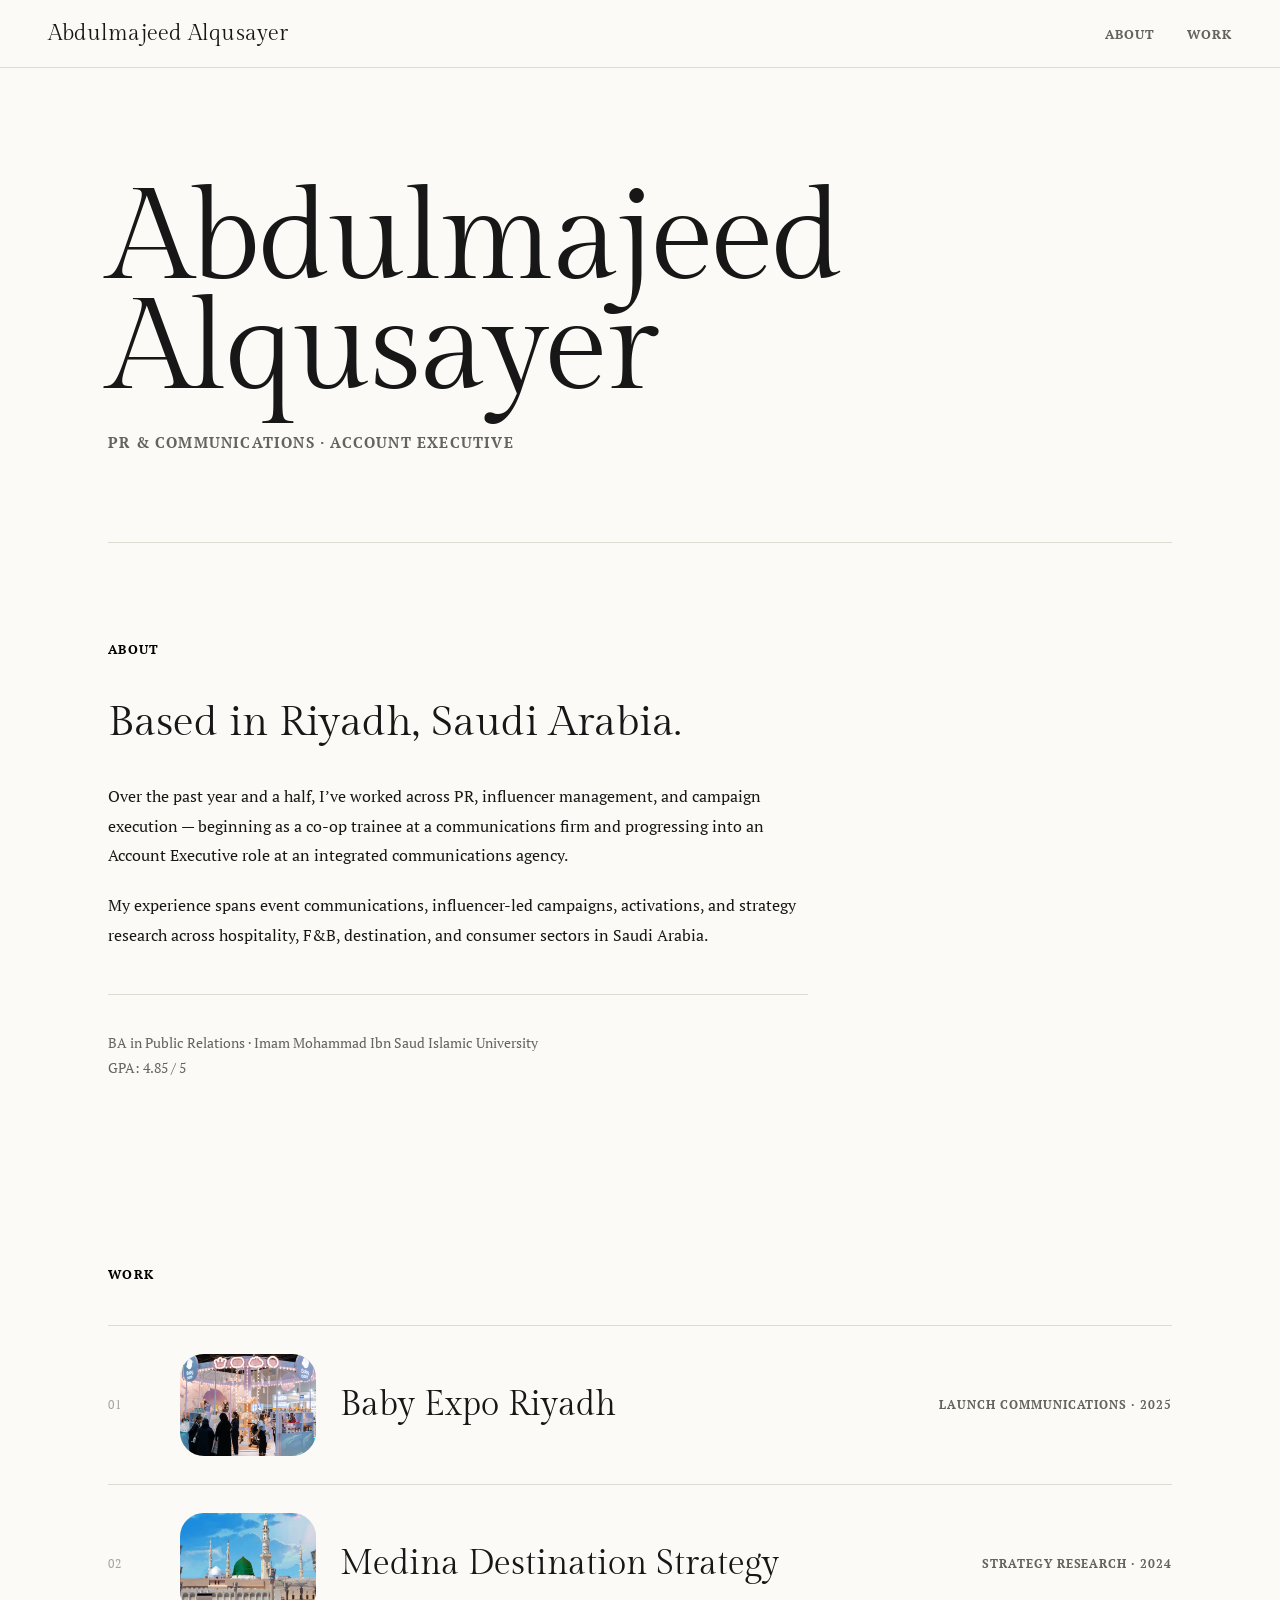
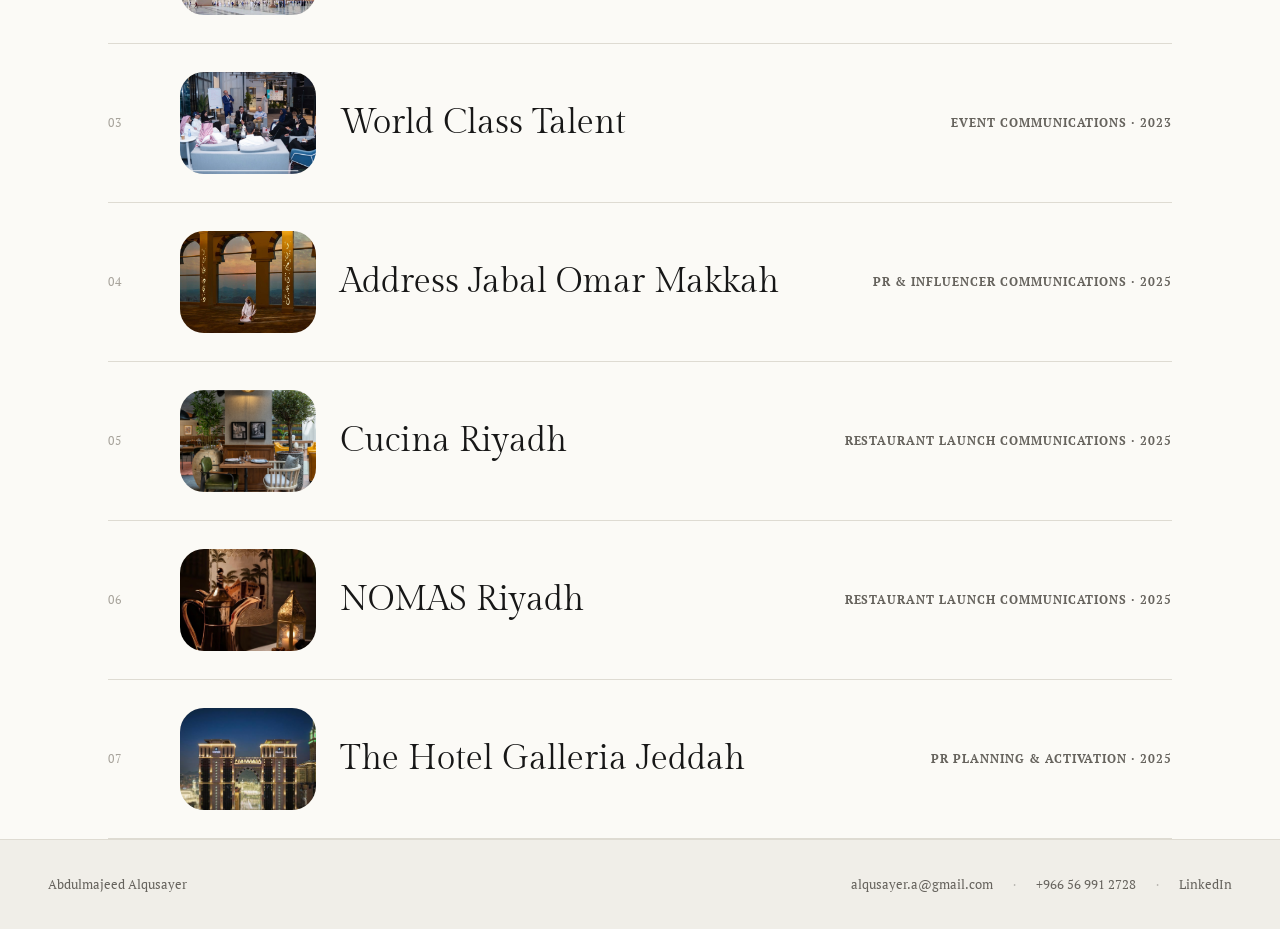
<file: index.html>
<!DOCTYPE html>
<html lang="en">
<head>
  <meta charset="UTF-8">
  <meta name="viewport" content="width=device-width, initial-scale=1.0">
  <title>Abdulmajeed Alqusayer — PR &amp; Communications</title>
  <link rel="preconnect" href="https://fonts.googleapis.com">
  <link rel="preconnect" href="https://fonts.gstatic.com" crossorigin>
  <link href="https://fonts.googleapis.com/css2?family=Inter:wght@300;400;500&display=swap" rel="stylesheet">
  <link rel="stylesheet" href="style.css">
</head>
<body>

  <nav class="nav">
    <a href="index.html" class="nav-name">Abdulmajeed Alqusayer</a>
    <ul class="nav-links">
      <li><a href="#about">About</a></li>
      <li><a href="#work">Work</a></li>
    </ul>
  </nav>

  <div class="container">

    <section class="hero">
      <h1 class="hero-name">Abdulmajeed<br>Alqusayer</h1>
      <p class="hero-subtitle">PR &amp; Communications &middot; Account Executive</p>
    </section>

    <section id="about">
      <p class="section-label">About</p>
      <p class="about-location">Based in Riyadh, Saudi Arabia.</p>
      <p class="about-para">Over the past year and a half, I&rsquo;ve worked across PR, influencer management, and campaign execution &mdash; beginning as a co-op trainee at a communications firm and progressing into an Account Executive role at an integrated communications agency.</p>
      <p class="about-para">My experience spans event communications, influencer-led campaigns, activations, and strategy research across hospitality, F&amp;B, destination, and consumer sectors in Saudi Arabia.</p>
      <div class="about-edu">
        <p>BA in Public Relations &middot; Imam Mohammad Ibn Saud Islamic University</p>
        <p>GPA: 4.85 / 5</p>
      </div>
    </section>

    <section id="work">
      <p class="section-label">Work</p>
      <ul class="project-list">
        <li class="project-item">
          <a href="project-03-baby-expo-riyadh.html">
            <span class="project-num">01</span>
            <span class="project-thumb"><img src="baby%20expo.png" alt=""></span>
            <span class="project-name">Baby Expo Riyadh</span>
            <span class="project-meta-right">Launch Communications &middot; 2025</span>
          </a>
        </li>

        <li class="project-item">
          <a href="project-02-medina-destination-strategy.html">
            <span class="project-num">02</span>
            <span class="project-thumb"><img src="medina%2012.WEBP" alt=""></span>
            <span class="project-name">Medina Destination Strategy</span>
            <span class="project-meta-right">Strategy Research &middot; 2024</span>
          </a>
        </li>

        <li class="project-item">
          <a href="project-01-world-class-talent.html">
            <span class="project-num">03</span>
            <span class="project-thumb"><img src="project%201%20World%20Cafe%CC%81%20group%20discussion%20image.jpg" alt=""></span>
            <span class="project-name">World Class Talent</span>
            <span class="project-meta-right">Event Communications &middot; 2023</span>
          </a>
        </li>

        <li class="project-item">
          <a href="project-04-address-jabal-omar-makkah.html">
            <span class="project-num">04</span>
            <span class="project-thumb"><img src="Prayer%20images%20%282%29.JPG" alt=""></span>
            <span class="project-name">Address Jabal Omar Makkah</span>
            <span class="project-meta-right">PR &amp; Influencer Communications &middot; 2025</span>
          </a>
        </li>

        <li class="project-item">
          <a href="project-05-cucina-riyadh.html">
            <span class="project-num">05</span>
            <span class="project-thumb"><img src="Cucina%20interior.JPG" alt=""></span>
            <span class="project-name">Cucina Riyadh</span>
            <span class="project-meta-right">Restaurant Launch Communications &middot; 2025</span>
          </a>
        </li>

        <li class="project-item">
          <a href="project-06-nomas-riyadh.html">
            <span class="project-num">06</span>
            <span class="project-thumb"><img src="Arabic%20coffee%20image.jpg" alt=""></span>
            <span class="project-name">NOMAS Riyadh</span>
            <span class="project-meta-right">Restaurant Launch Communications &middot; 2025</span>
          </a>
        </li>

        <li class="project-item">
          <a href="project-07-hotel-galleria-jeddah.html">
            <span class="project-num">07</span>
            <span class="project-thumb"><img src="hotel%20exterior.JPG" alt=""></span>
            <span class="project-name">The Hotel Galleria Jeddah</span>
            <span class="project-meta-right">PR Planning &amp; Activation &middot; 2025</span>
          </a>
        </li>

      </ul>
    </section>

  </div>

  <footer class="footer">
    <span>Abdulmajeed Alqusayer</span>
    <div class="footer-contact">
      <a href="mailto:alqusayer.a@gmail.com">alqusayer.a@gmail.com</a>
      <span class="footer-sep">&middot;</span>
      <a href="tel:+966569912728">+966 56 991 2728</a>
      <span class="footer-sep">&middot;</span>
      <a href="#" aria-label="LinkedIn">LinkedIn</a>
    </div>
  </footer>

</body>
</html>
</file>
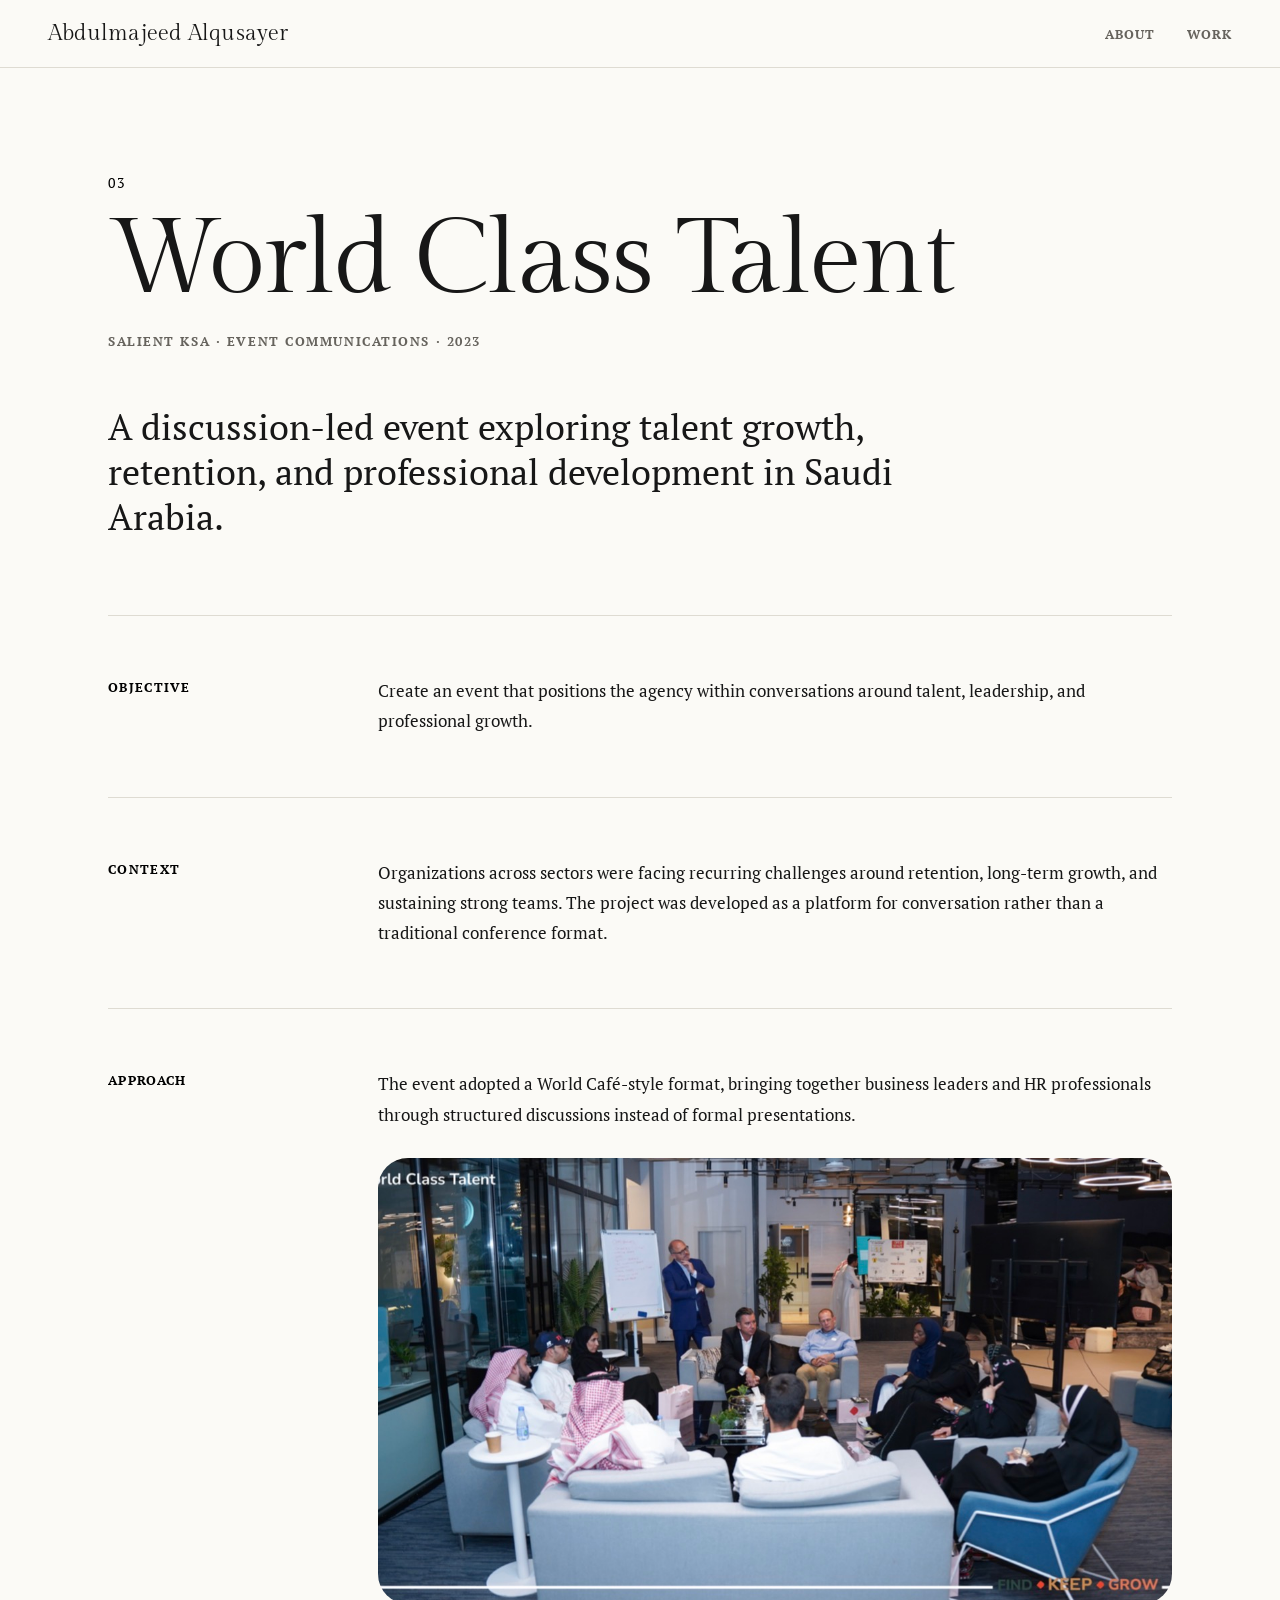
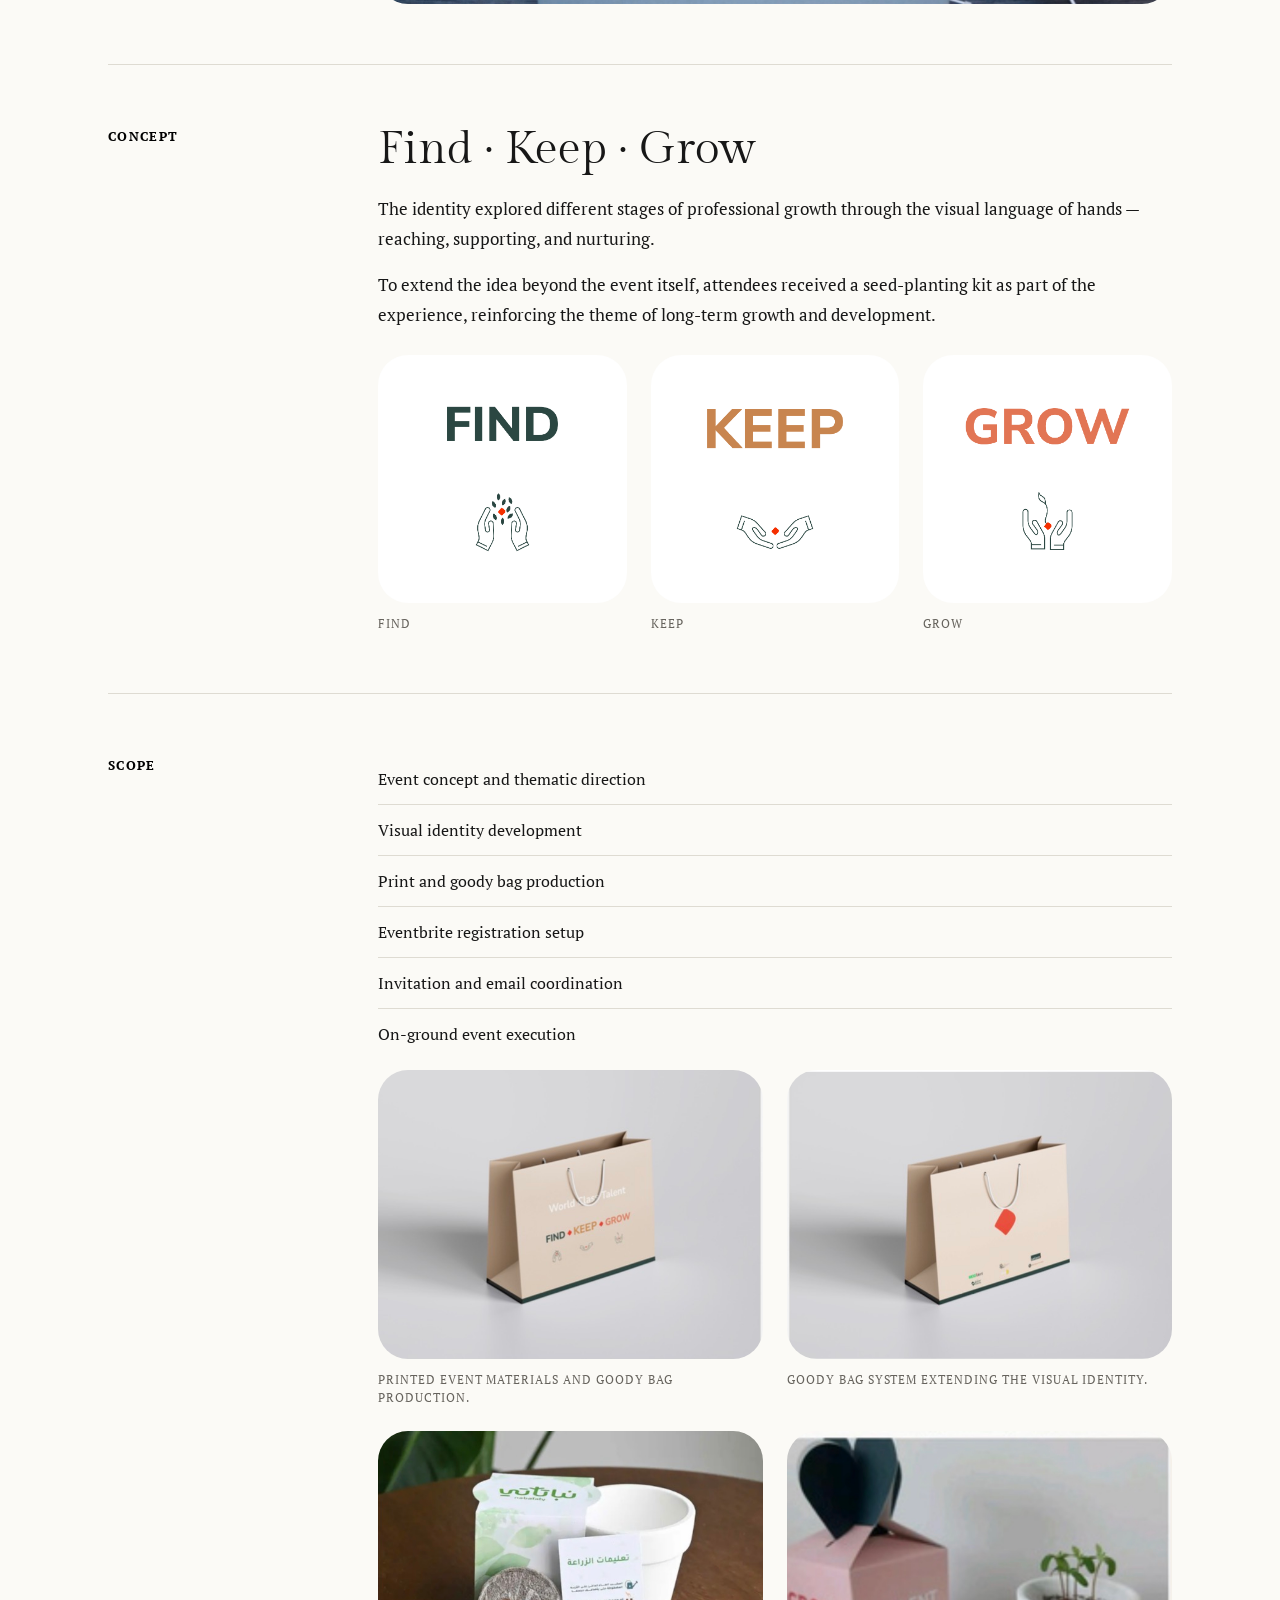
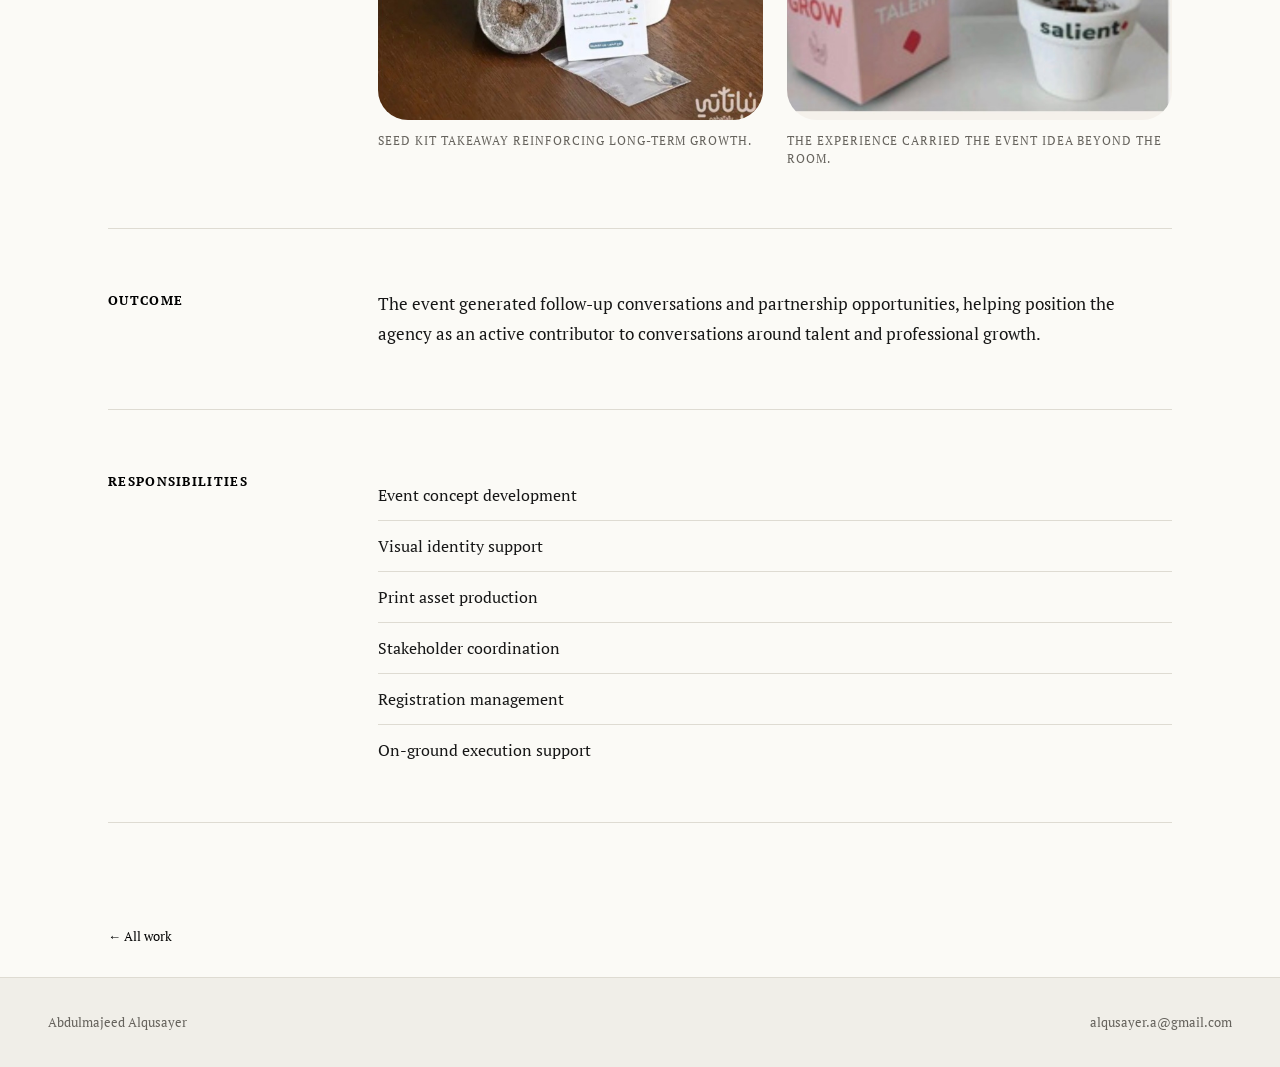
<file: project-01-world-class-talent.html>
<!DOCTYPE html>
<html lang="en">
<head>
  <meta charset="UTF-8">
  <meta name="viewport" content="width=device-width, initial-scale=1.0">
  <title>World Class Talent &mdash; Abdulmajeed Alqusayer</title>
  <link rel="preconnect" href="https://fonts.googleapis.com">
  <link rel="preconnect" href="https://fonts.gstatic.com" crossorigin>
  <link href="https://fonts.googleapis.com/css2?family=Inter:wght@300;400;500&display=swap" rel="stylesheet">
  <link rel="stylesheet" href="style.css">
</head>
<body>

  <nav class="nav">
    <a href="index.html" class="nav-name">Abdulmajeed Alqusayer</a>
    <ul class="nav-links">
      <li><a href="index.html#about">About</a></li>
      <li><a href="index.html#work">Work</a></li>
    </ul>
  </nav>

  <div class="container">

    <header class="project-header">
      <p class="proj-index">03</p>
      <h1 class="proj-title">World Class Talent</h1>
      <p class="proj-byline">Salient KSA &middot; Event Communications &middot; 2023</p>
      <p class="proj-lede">A discussion-led event exploring talent growth, retention, and professional development in Saudi Arabia.</p>
    </header>

    <div class="project-body">

      <div class="proj-section">
        <p class="proj-sec-label">Objective</p>
        <div class="proj-text">
          <p>Create an event that positions the agency within conversations around talent, leadership, and professional growth.</p>
        </div>
      </div>

      <div class="proj-section">
        <p class="proj-sec-label">Context</p>
        <div class="proj-text">
          <p>Organizations across sectors were facing recurring challenges around retention, long-term growth, and sustaining strong teams. The project was developed as a platform for conversation rather than a traditional conference format.</p>
        </div>
      </div>

      <div class="proj-section">
        <p class="proj-sec-label">Approach</p>
        <div>
          <div class="proj-text">
            <p>The event adopted a World Caf&eacute;-style format, bringing together business leaders and HR professionals through structured discussions instead of formal presentations.</p>
          </div>
          <div class="project-media is-inline">
            <figure class="project-hero-image">
              <img src="project%201%20World%20Cafe%CC%81%20group%20discussion%20image.jpg" alt="World Class Talent group discussion setup">
            </figure>
          </div>
        </div>
      </div>

      <div class="proj-section">
        <p class="proj-sec-label">Concept</p>
        <div>
          <p class="proj-kicker">Find &middot; Keep &middot; Grow</p>
          <div class="proj-text">
            <p>The identity explored different stages of professional growth through the visual language of hands &mdash; reaching, supporting, and nurturing.</p>
            <p>To extend the idea beyond the event itself, attendees received a seed-planting kit as part of the experience, reinforcing the theme of long-term growth and development.</p>
          </div>
          <div class="project-image-grid is-three">
            <figure class="project-image-card is-square">
              <img src="find.png" alt="Find visual identity artwork">
              <figcaption class="image-caption">Find</figcaption>
            </figure>
            <figure class="project-image-card is-square">
              <img src="keep.png" alt="Keep visual identity artwork">
              <figcaption class="image-caption">Keep</figcaption>
            </figure>
            <figure class="project-image-card is-square">
              <img src="grow.png" alt="Grow visual identity artwork">
              <figcaption class="image-caption">Grow</figcaption>
            </figure>
          </div>
        </div>
      </div>

      <div class="proj-section">
        <p class="proj-sec-label">Scope</p>
        <div>
          <ul class="proj-list">
            <li>Event concept and thematic direction</li>
            <li>Visual identity development</li>
            <li>Print and goody bag production</li>
            <li>Eventbrite registration setup</li>
            <li>Invitation and email coordination</li>
            <li>On-ground event execution</li>
          </ul>
          <div class="project-image-grid">
            <figure class="project-image-card">
              <img src="project1%20Goody%20bag%20images%20.jpg" alt="World Class Talent printed goody bag">
              <figcaption class="image-caption">Printed event materials and goody bag production.</figcaption>
            </figure>
            <figure class="project-image-card">
              <img src="project1%20Goody%20bag%20images2.jpg" alt="World Class Talent goody bag detail">
              <figcaption class="image-caption">Goody bag system extending the visual identity.</figcaption>
            </figure>
            <figure class="project-image-card">
              <img src="Seed%20kit%20.jpg" alt="Seed planting kit for event attendees">
              <figcaption class="image-caption">Seed kit takeaway reinforcing long-term growth.</figcaption>
            </figure>
            <figure class="project-image-card">
              <img src="Final%20plant%20.jpg" alt="Final planted seed kit">
              <figcaption class="image-caption">The experience carried the event idea beyond the room.</figcaption>
            </figure>
          </div>
        </div>
      </div>

      <div class="proj-section">
        <p class="proj-sec-label">Outcome</p>
        <div class="proj-text">
          <p>The event generated follow-up conversations and partnership opportunities, helping position the agency as an active contributor to conversations around talent and professional growth.</p>
        </div>
      </div>

      <div class="proj-section">
        <p class="proj-sec-label">Responsibilities</p>
        <ul class="proj-list">
          <li>Event concept development</li>
          <li>Visual identity support</li>
          <li>Print asset production</li>
          <li>Stakeholder coordination</li>
          <li>Registration management</li>
          <li>On-ground execution support</li>
        </ul>
      </div>

    </div>

    <div class="back-nav">
      <a href="index.html" class="back-link">&larr; All work</a>
    </div>

  </div>

  <footer class="footer">
    <span>Abdulmajeed Alqusayer</span>
    <a href="mailto:alqusayer.a@gmail.com">alqusayer.a@gmail.com</a>
  </footer>

</body>
</html>
</file>
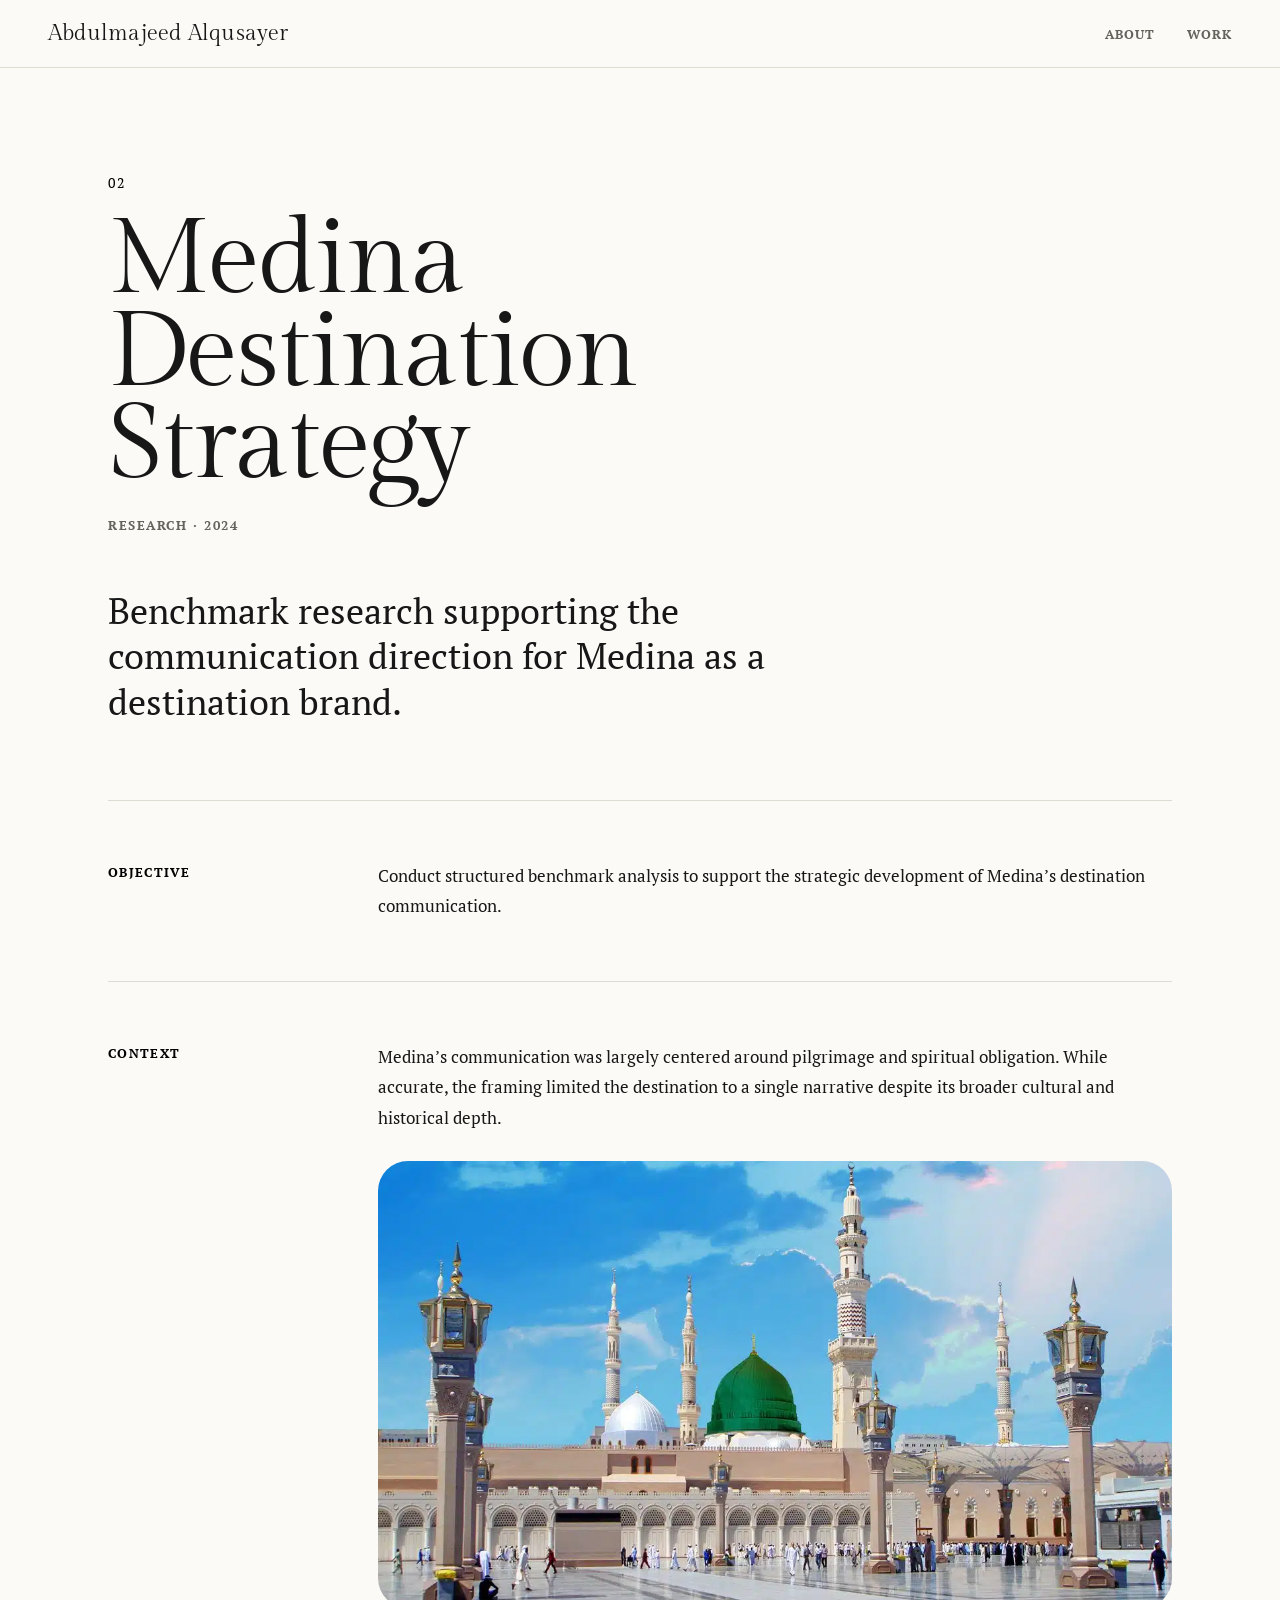
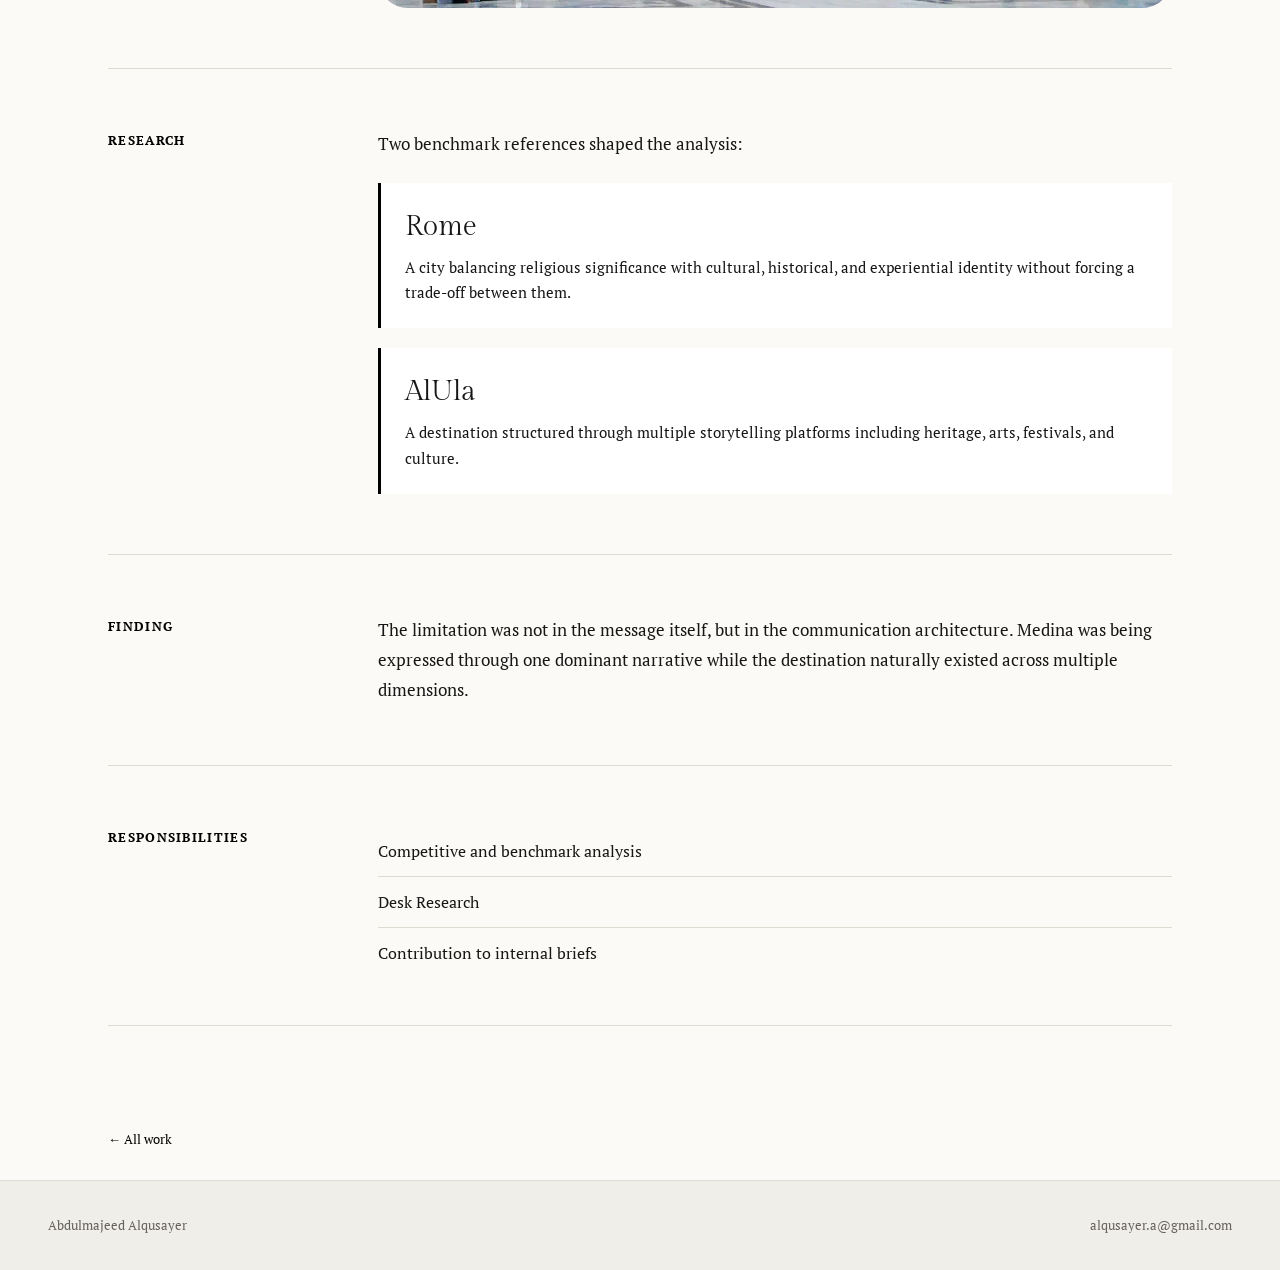
<file: project-02-medina-destination-strategy.html>
<!DOCTYPE html>
<html lang="en">
<head>
  <meta charset="UTF-8">
  <meta name="viewport" content="width=device-width, initial-scale=1.0">
  <title>Medina Destination Strategy &mdash; Abdulmajeed Alqusayer</title>
  <link rel="preconnect" href="https://fonts.googleapis.com">
  <link rel="preconnect" href="https://fonts.gstatic.com" crossorigin>
  <link href="https://fonts.googleapis.com/css2?family=Inter:wght@300;400;500&display=swap" rel="stylesheet">
  <link rel="stylesheet" href="style.css">
</head>
<body>

  <nav class="nav">
    <a href="index.html" class="nav-name">Abdulmajeed Alqusayer</a>
    <ul class="nav-links">
      <li><a href="index.html#about">About</a></li>
      <li><a href="index.html#work">Work</a></li>
    </ul>
  </nav>

  <div class="container">

    <header class="project-header">
      <p class="proj-index">02</p>
      <h1 class="proj-title">Medina Destination Strategy</h1>
      <p class="proj-byline"> Research &middot; 2024</p>
      <p class="proj-lede">Benchmark research supporting the communication direction for Medina as a destination brand.</p>
    </header>

    <div class="project-body">

      <div class="proj-section">
        <p class="proj-sec-label">Objective</p>
        <div class="proj-text">
          <p>Conduct structured benchmark analysis to support the strategic development of Medina&rsquo;s destination communication.</p>
        </div>
      </div>

      <div class="proj-section">
        <p class="proj-sec-label">Context</p>
        <div>
          <div class="proj-text">
            <p>Medina&rsquo;s communication was largely centered around pilgrimage and spiritual obligation. While accurate, the framing limited the destination to a single narrative despite its broader cultural and historical depth.</p>
          </div>
          <div class="project-media is-inline">
            <figure class="project-hero-image">
              <img src="medina%2012.WEBP" alt="Medina destination atmosphere">
            </figure>
          </div>
        </div>
      </div>

      <div class="proj-section">
        <p class="proj-sec-label">Research</p>
        <div>
          <div class="proj-text">
            <p>Two benchmark references shaped the analysis:</p>
          </div>
          <div style="margin-top: 24px;">
            <div class="proj-benchmark">
              <p class="proj-benchmark-name">Rome</p>
              <p class="proj-benchmark-body">A city balancing religious significance with cultural, historical, and experiential identity without forcing a trade-off between them.</p>
            </div>
            <div class="proj-benchmark">
              <p class="proj-benchmark-name">AlUla</p>
              <p class="proj-benchmark-body">A destination structured through multiple storytelling platforms including heritage, arts, festivals, and culture.</p>
            </div>
          </div>
        </div>
      </div>

      <div class="proj-section">
        <p class="proj-sec-label">Finding</p>
        <div>
          <div class="proj-text">
            <p>The limitation was not in the message itself, but in the communication architecture. Medina was being expressed through one dominant narrative while the destination naturally existed across multiple dimensions.</p>
          </div>
        </div>
      </div>

      <div class="proj-section">
        <p class="proj-sec-label">Responsibilities</p>
        <ul class="proj-list">
          <li>Competitive and benchmark analysis</li>
          <li> Desk Research  </li>
          <li>Contribution to internal briefs</li>
        </ul>
      </div>

    </div>

    <div class="back-nav">
      <a href="index.html" class="back-link">&larr; All work</a>
    </div>

  </div>

  <footer class="footer">
    <span>Abdulmajeed Alqusayer</span>
    <a href="mailto:alqusayer.a@gmail.com">alqusayer.a@gmail.com</a>
  </footer>

</body>
</html>
</file>
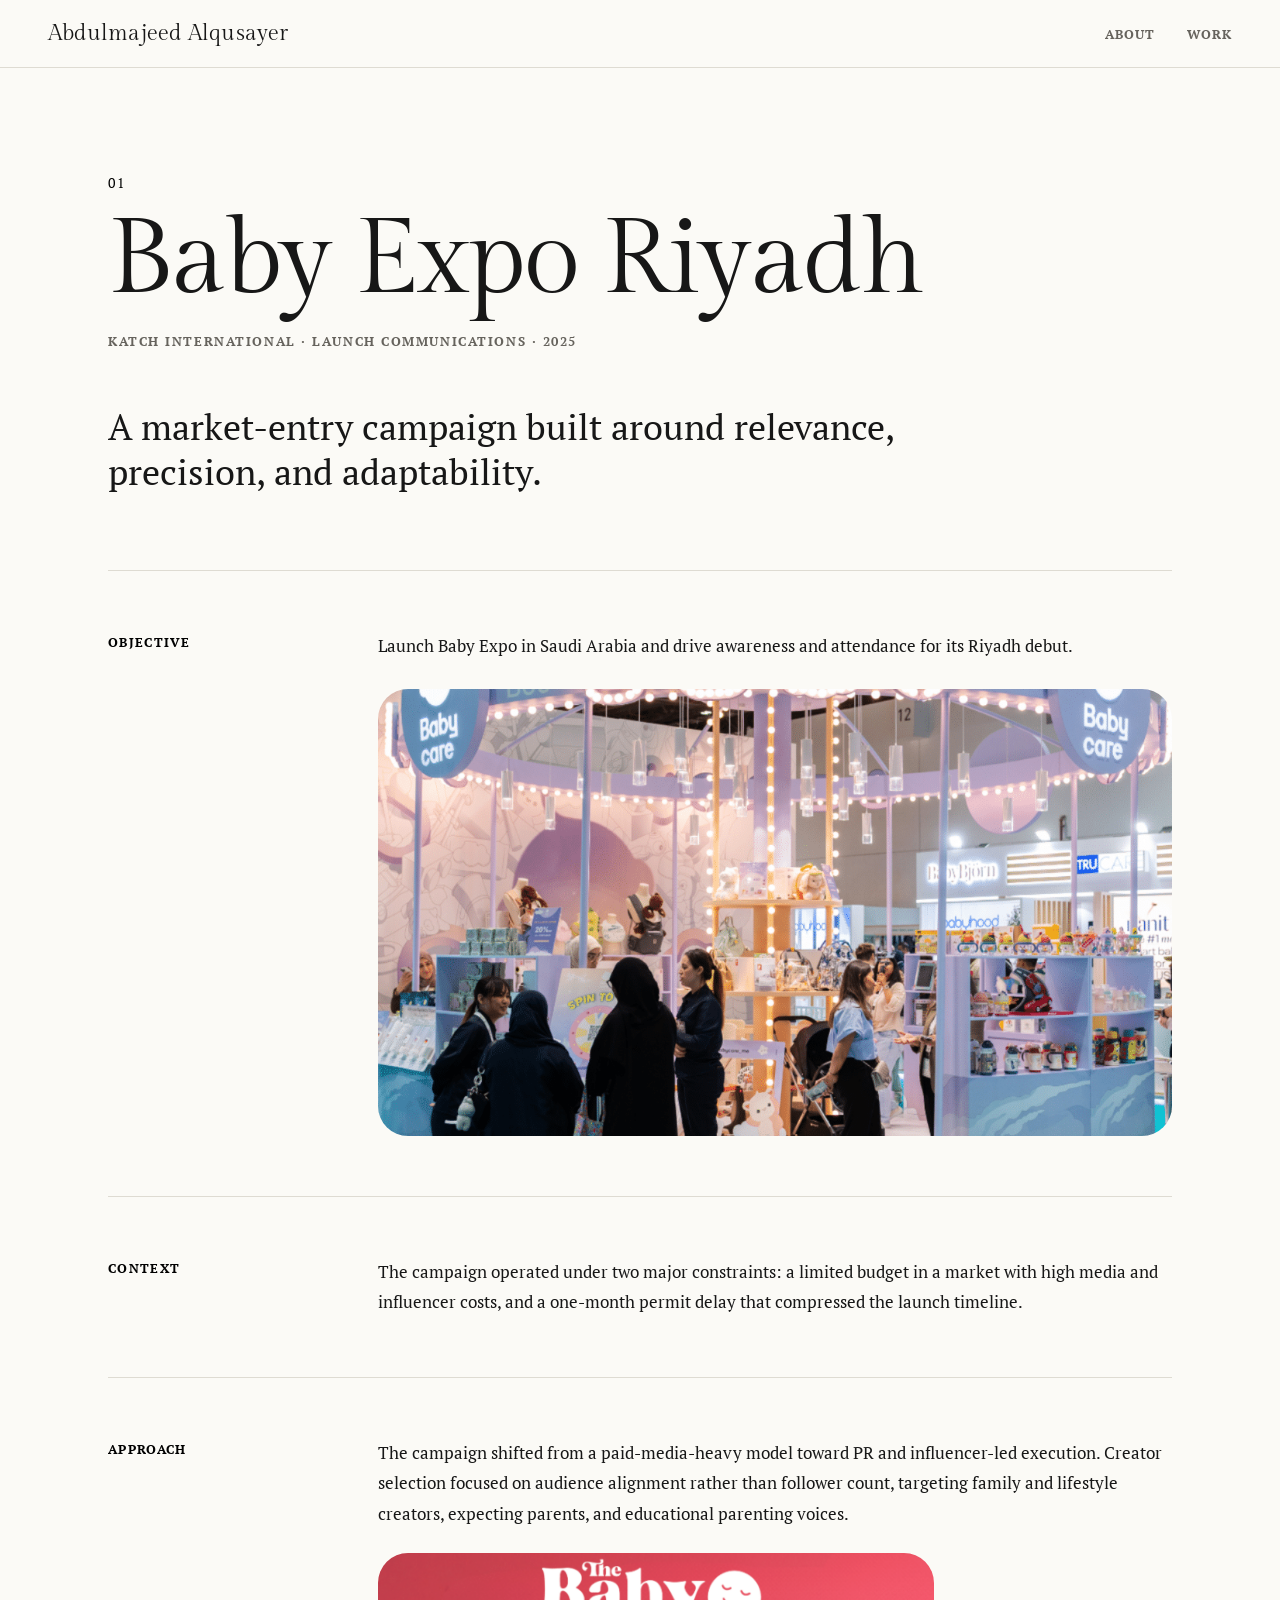
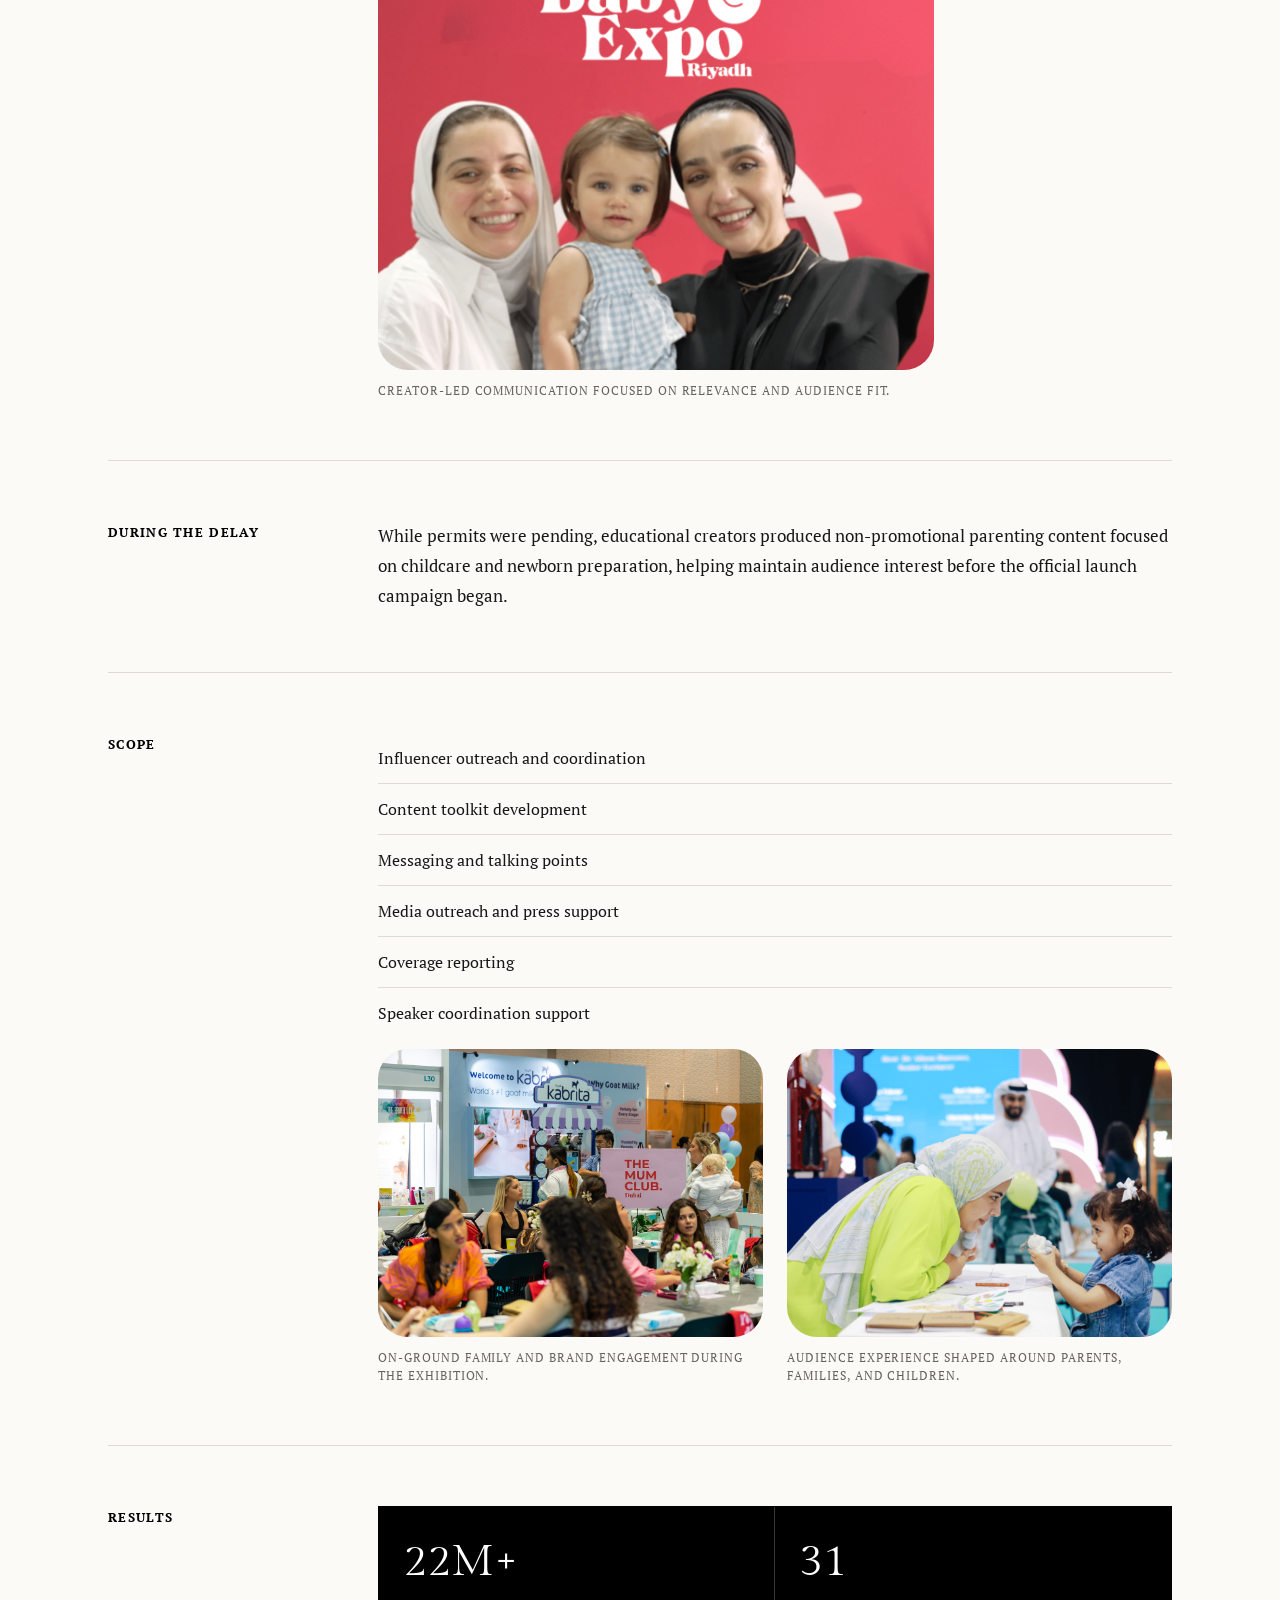
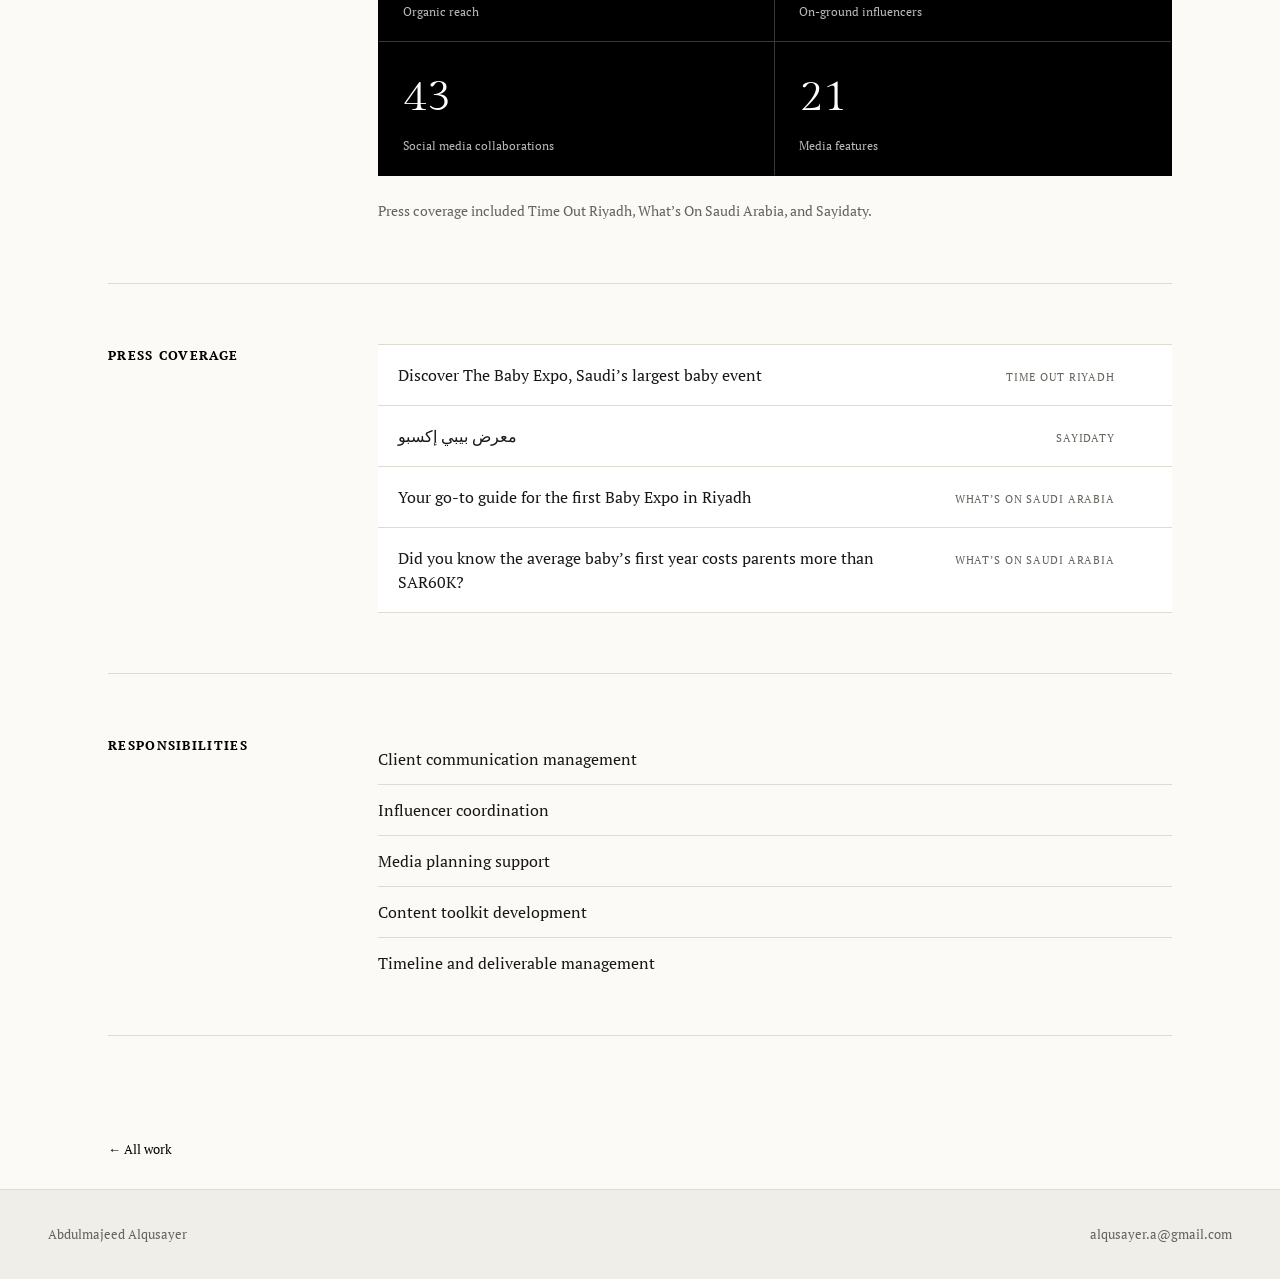
<file: project-03-baby-expo-riyadh.html>
<!DOCTYPE html>
<html lang="en">
<head>
  <meta charset="UTF-8">
  <meta name="viewport" content="width=device-width, initial-scale=1.0">
  <title>Baby Expo Riyadh &mdash; Abdulmajeed Alqusayer</title>
  <link rel="preconnect" href="https://fonts.googleapis.com">
  <link rel="preconnect" href="https://fonts.gstatic.com" crossorigin>
  <link href="https://fonts.googleapis.com/css2?family=Inter:wght@300;400;500&display=swap" rel="stylesheet">
  <link rel="stylesheet" href="style.css">
</head>
<body>

  <nav class="nav">
    <a href="index.html" class="nav-name">Abdulmajeed Alqusayer</a>
    <ul class="nav-links">
      <li><a href="index.html#about">About</a></li>
      <li><a href="index.html#work">Work</a></li>
    </ul>
  </nav>

  <div class="container">

    <header class="project-header">
      <p class="proj-index">01</p>
      <h1 class="proj-title">Baby Expo Riyadh</h1>
      <p class="proj-byline">Katch International &middot; Launch Communications &middot; 2025</p>
      <p class="proj-lede">A market-entry campaign built around relevance, precision, and adaptability.</p>
    </header>

    <div class="project-body">

      <div class="proj-section">
        <p class="proj-sec-label">Objective</p>
        <div>
          <div class="proj-text">
            <p>Launch Baby Expo in Saudi Arabia and drive awareness and attendance for its Riyadh debut.</p>
          </div>
          <div class="project-media is-inline">
            <figure class="project-hero-image">
              <img src="baby%20expo.png" alt="Baby Expo Riyadh exhibition booth">
            </figure>
          </div>
        </div>
      </div>

      <div class="proj-section">
        <p class="proj-sec-label">Context</p>
        <div class="proj-text">
          <p>The campaign operated under two major constraints: a limited budget in a market with high media and influencer costs, and a one-month permit delay that compressed the launch timeline.</p>
        </div>
      </div>

      <div class="proj-section">
        <p class="proj-sec-label">Approach</p>
        <div>
          <div class="proj-text">
            <p>The campaign shifted from a paid-media-heavy model toward PR and influencer-led execution. Creator selection focused on audience alignment rather than follower count, targeting family and lifestyle creators, expecting parents, and educational parenting voices.</p>
          </div>
          <div class="project-image-grid is-single">
            <figure class="project-image-card">
              <img src="Influencer%20image%20.PNG" alt="Influencer-led content for Baby Expo Riyadh">
              <figcaption class="image-caption">Creator-led communication focused on relevance and audience fit.</figcaption>
            </figure>
          </div>
        </div>
      </div>

      <div class="proj-section">
        <p class="proj-sec-label">During the Delay</p>
        <div class="proj-text">
          <p>While permits were pending, educational creators produced non-promotional parenting content focused on childcare and newborn preparation, helping maintain audience interest before the official launch campaign began.</p>
        </div>
      </div>

      <div class="proj-section">
        <p class="proj-sec-label">Scope</p>
        <div>
          <ul class="proj-list">
            <li>Influencer outreach and coordination</li>
            <li>Content toolkit development</li>
            <li>Messaging and talking points</li>
            <li>Media outreach and press support</li>
            <li>Coverage reporting</li>
            <li>Speaker coordination support</li>
          </ul>
          <div class="project-image-grid">
            <figure class="project-image-card">
              <img src="425388.jpg" alt="Baby Expo Riyadh family activation area">
              <figcaption class="image-caption">On-ground family and brand engagement during the exhibition.</figcaption>
            </figure>
            <figure class="project-image-card">
              <img src="image-1200x900-2025-10-27T154159.027-1024x768.png" alt="Baby Expo Riyadh child-focused activity">
              <figcaption class="image-caption">Audience experience shaped around parents, families, and children.</figcaption>
            </figure>
          </div>
        </div>
      </div>

      <div class="proj-section">
        <p class="proj-sec-label">Results</p>
        <div>
          <div class="proj-stats">
            <div class="stat-item">
              <span class="stat-value">22M+</span>
              <span class="stat-label">Organic reach</span>
            </div>
            <div class="stat-item">
              <span class="stat-value">31</span>
              <span class="stat-label">On-ground influencers</span>
            </div>
            <div class="stat-item">
              <span class="stat-value">43</span>
              <span class="stat-label">Social media collaborations</span>
            </div>
            <div class="stat-item">
              <span class="stat-value">21</span>
              <span class="stat-label">Media features</span>
            </div>
          </div>
          <p class="coverage-note">Press coverage included Time Out Riyadh, What&rsquo;s On Saudi Arabia, and Sayidaty.</p>
        </div>
      </div>

      <div class="proj-section">
        <p class="proj-sec-label">Press Coverage</p>
        <ul class="coverage-list">
          <li>
            <a href="https://www.timeoutriyadh.com/news/discover-the-baby-expo-saudis-largest-baby-event" target="_blank" rel="noopener">
              <span class="coverage-title">Discover The Baby Expo, Saudi&rsquo;s largest baby event</span>
              <span class="coverage-source">Time Out Riyadh</span>
            </a>
          </li>
          <li>
            <a href="https://www.sayidaty.net/سيدتي-وطفلك/أطفال-ومراهقون/1812355-معرض-بيبي-إكسبو" target="_blank" rel="noopener">
              <span class="coverage-title">معرض بيبي إكسبو</span>
              <span class="coverage-source">Sayidaty</span>
            </a>
          </li>
          <li>
            <a href="https://whatsonsaudiarabia.com/2025/10/your-go-to-guide-for-the-first-baby-expo-in-riyadh/" target="_blank" rel="noopener">
              <span class="coverage-title">Your go-to guide for the first Baby Expo in Riyadh</span>
              <span class="coverage-source">What&rsquo;s On Saudi Arabia</span>
            </a>
          </li>
          <li>
            <a href="https://whatsonsaudiarabia.com/2025/09/the-baby-expo-riyadh/" target="_blank" rel="noopener">
              <span class="coverage-title">Did you know the average baby&rsquo;s first year costs parents more than SAR60K?</span>
              <span class="coverage-source">What&rsquo;s On Saudi Arabia</span>
            </a>
          </li>
        </ul>
      </div>

      <div class="proj-section">
        <p class="proj-sec-label">Responsibilities</p>
        <ul class="proj-list">
          <li>Client communication management</li>
          <li>Influencer coordination</li>
          <li>Media planning support</li>
          <li>Content toolkit development</li>
          <li>Timeline and deliverable management</li>
        </ul>
      </div>

    </div>

    <div class="back-nav">
      <a href="index.html" class="back-link">&larr; All work</a>
    </div>

  </div>

  <footer class="footer">
    <span>Abdulmajeed Alqusayer</span>
    <a href="mailto:alqusayer.a@gmail.com">alqusayer.a@gmail.com</a>
  </footer>

</body>
</html>
</file>
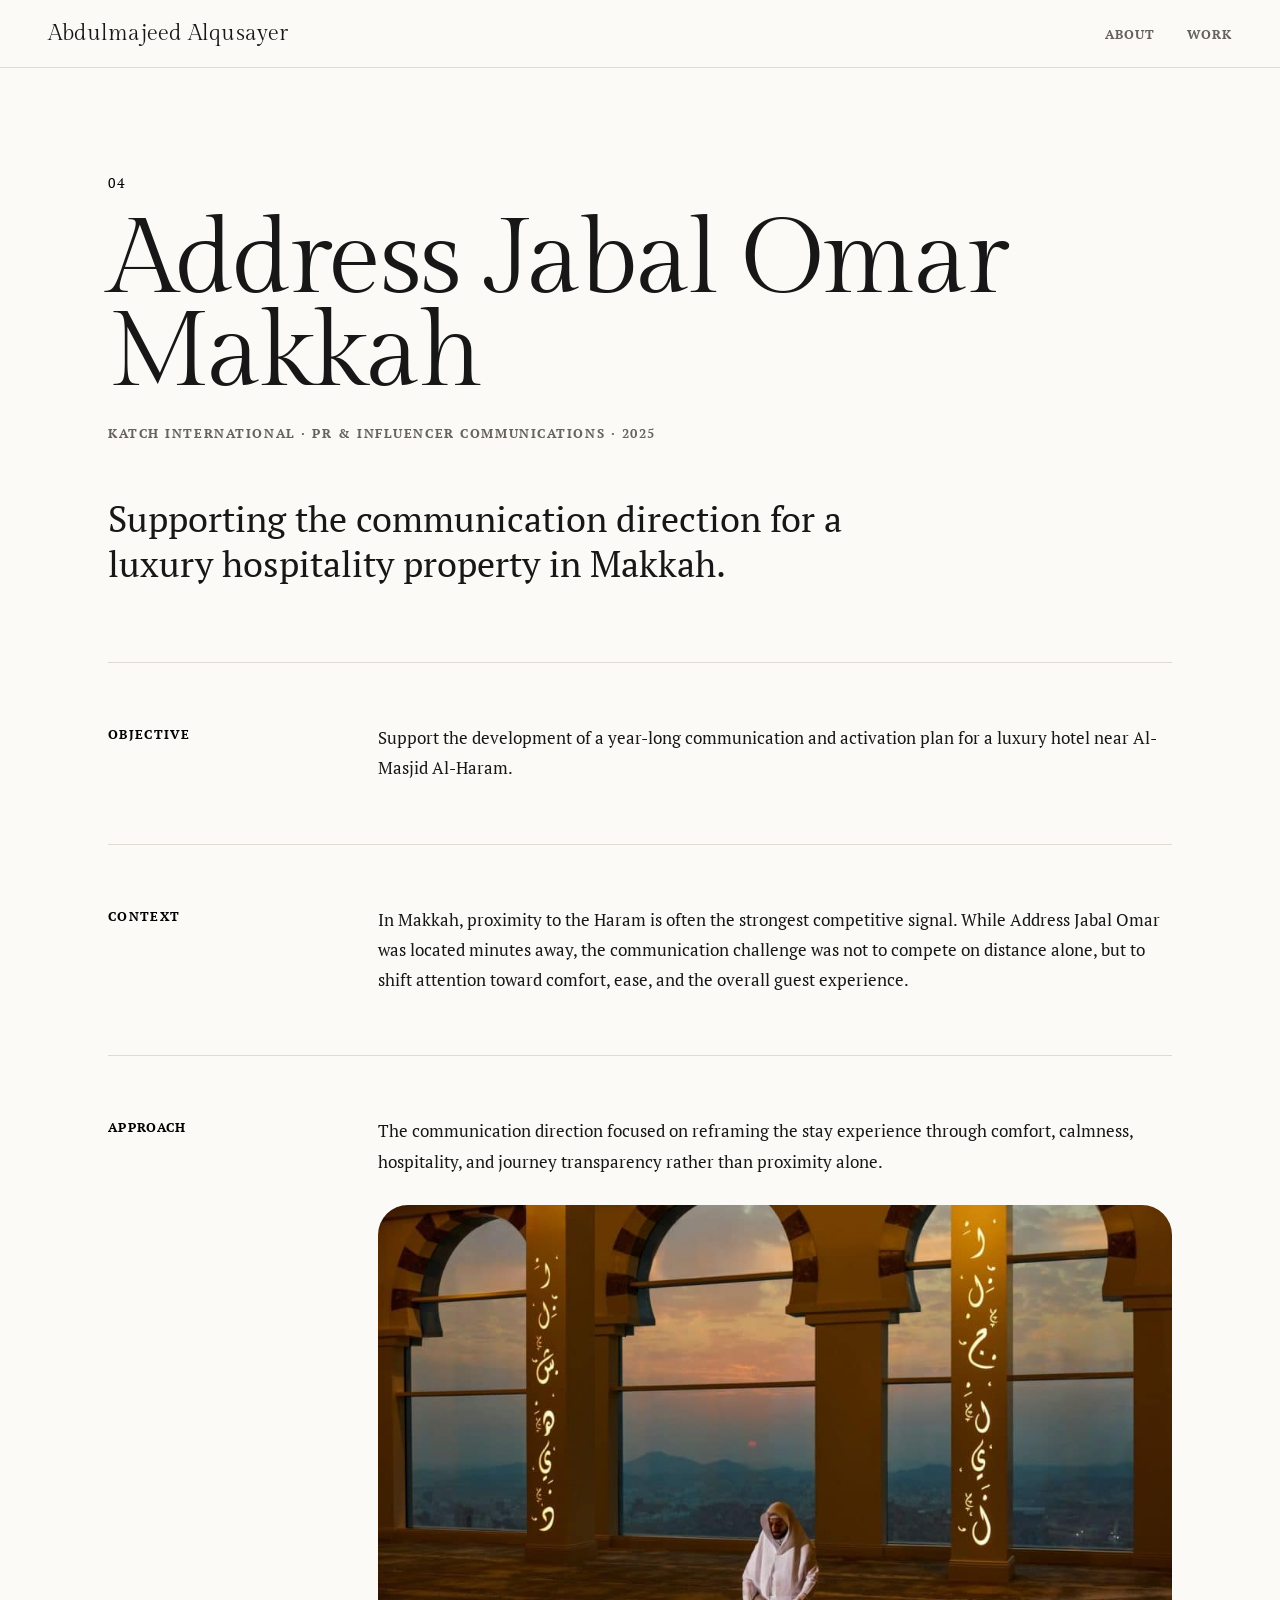
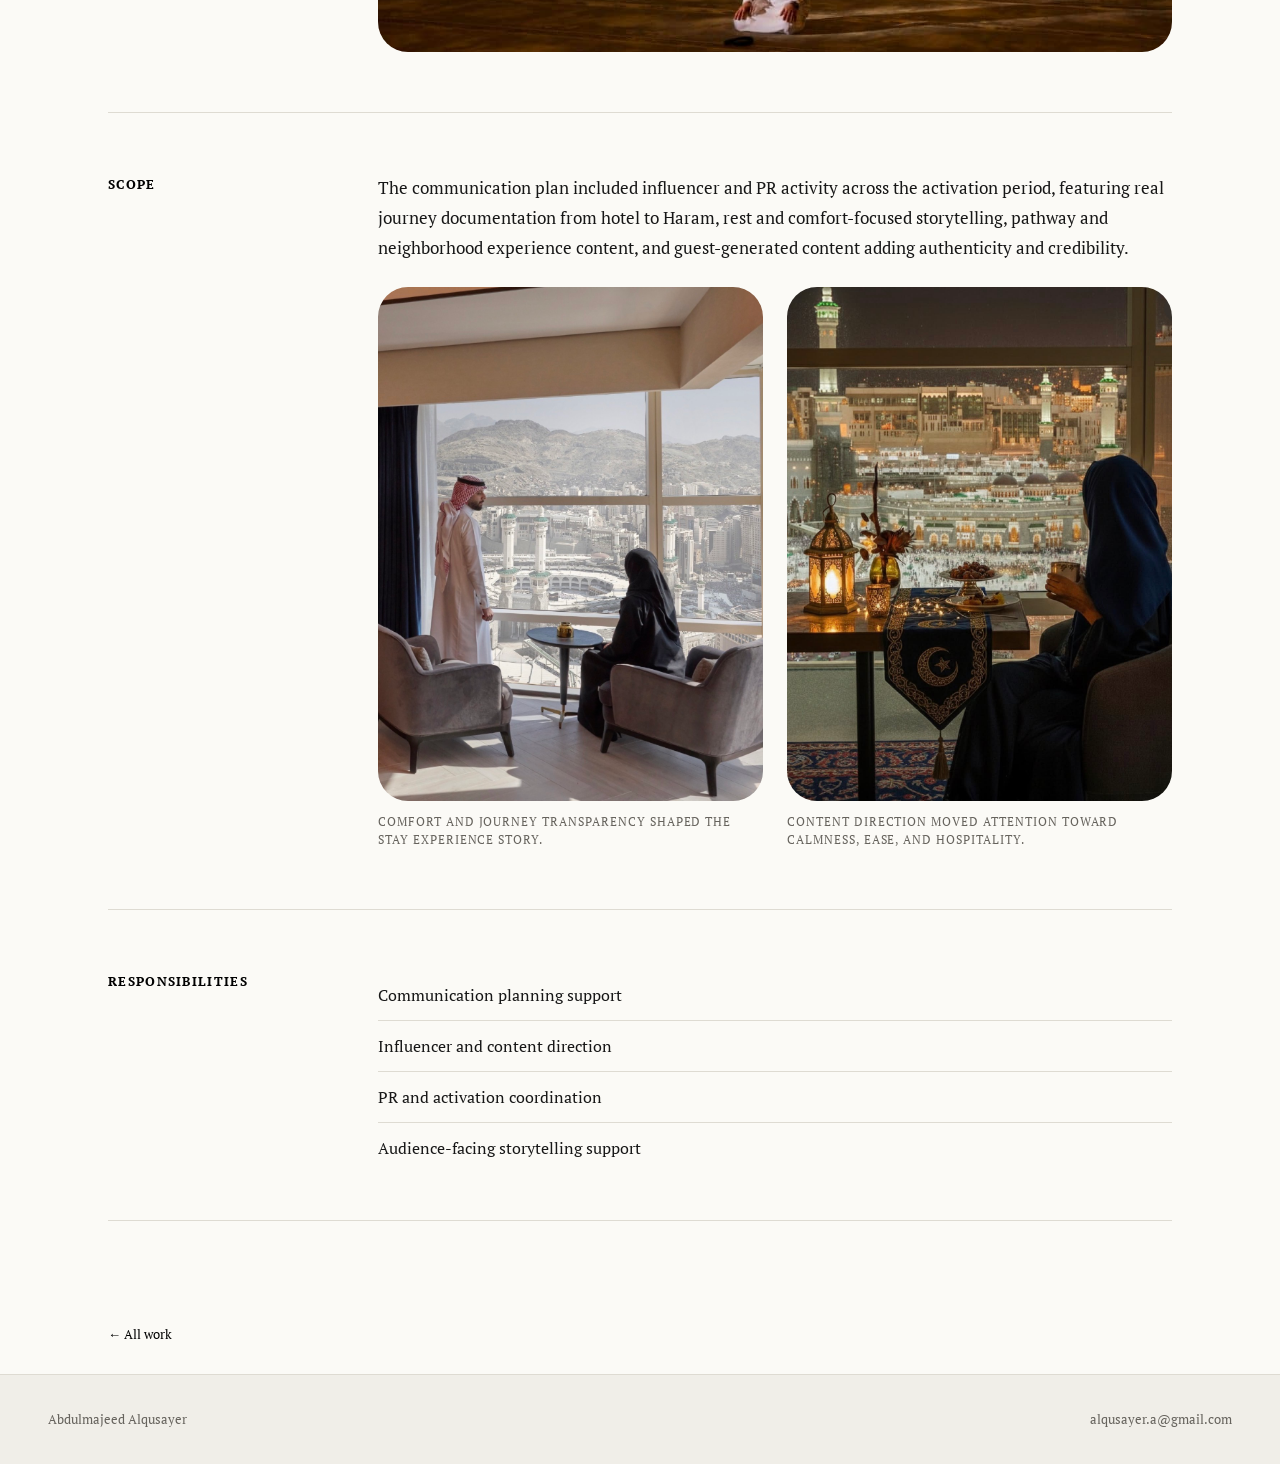
<file: project-04-address-jabal-omar-makkah.html>
<!DOCTYPE html>
<html lang="en">
<head>
  <meta charset="UTF-8">
  <meta name="viewport" content="width=device-width, initial-scale=1.0">
  <title>Address Jabal Omar Makkah &mdash; Abdulmajeed Alqusayer</title>
  <link rel="preconnect" href="https://fonts.googleapis.com">
  <link rel="preconnect" href="https://fonts.gstatic.com" crossorigin>
  <link href="https://fonts.googleapis.com/css2?family=Inter:wght@300;400;500&display=swap" rel="stylesheet">
  <link rel="stylesheet" href="style.css">
</head>
<body>

  <nav class="nav">
    <a href="index.html" class="nav-name">Abdulmajeed Alqusayer</a>
    <ul class="nav-links">
      <li><a href="index.html#about">About</a></li>
      <li><a href="index.html#work">Work</a></li>
    </ul>
  </nav>

  <div class="container">

    <header class="project-header">
      <p class="proj-index">04</p>
      <h1 class="proj-title">Address Jabal Omar Makkah</h1>
      <p class="proj-byline">Katch International &middot; PR &amp; Influencer Communications &middot; 2025</p>
      <p class="proj-lede">Supporting the communication direction for a luxury hospitality property in Makkah.</p>
    </header>

    <div class="project-body">

      <div class="proj-section">
        <p class="proj-sec-label">Objective</p>
        <div class="proj-text">
          <p>Support the development of a year-long communication and activation plan for a luxury hotel near Al-Masjid Al-Haram.</p>
        </div>
      </div>

      <div class="proj-section">
        <p class="proj-sec-label">Context</p>
        <div class="proj-text">
          <p>In Makkah, proximity to the Haram is often the strongest competitive signal. While Address Jabal Omar was located minutes away, the communication challenge was not to compete on distance alone, but to shift attention toward comfort, ease, and the overall guest experience.</p>
        </div>
      </div>

      <div class="proj-section">
        <p class="proj-sec-label">Approach</p>
        <div>
          <div class="proj-text">
            <p>The communication direction focused on reframing the stay experience through comfort, calmness, hospitality, and journey transparency rather than proximity alone.</p>
          </div>
          <div class="project-media is-inline">
            <figure class="project-hero-image">
              <img src="Prayer%20images%20%282%29.JPG" alt="Guest journey near Al-Masjid Al-Haram">
            </figure>
          </div>
        </div>
      </div>

      <div class="proj-section">
        <p class="proj-sec-label">Scope</p>
        <div>
          <div class="proj-text">
            <p>The communication plan included influencer and PR activity across the activation period, featuring real journey documentation from hotel to Haram, rest and comfort-focused storytelling, pathway and neighborhood experience content, and guest-generated content adding authenticity and credibility.</p>
          </div>
          <div class="project-image-grid">
            <figure class="project-image-card is-portrait">
              <img src="Room%20view.jpg" alt="Hotel room view in Makkah">
              <figcaption class="image-caption">Comfort and journey transparency shaped the stay experience story.</figcaption>
            </figure>
            <figure class="project-image-card is-portrait">
              <img src="Coffee%20%2B%20view.jpg" alt="Hospitality detail with view">
              <figcaption class="image-caption">Content direction moved attention toward calmness, ease, and hospitality.</figcaption>
            </figure>
          </div>
        </div>
      </div>

      <div class="proj-section">
        <p class="proj-sec-label">Responsibilities</p>
        <ul class="proj-list">
          <li>Communication planning support</li>
          <li>Influencer and content direction</li>
          <li>PR and activation coordination</li>
          <li>Audience-facing storytelling support</li>
        </ul>
      </div>

    </div>

    <div class="back-nav">
      <a href="index.html" class="back-link">&larr; All work</a>
    </div>

  </div>

  <footer class="footer">
    <span>Abdulmajeed Alqusayer</span>
    <a href="mailto:alqusayer.a@gmail.com">alqusayer.a@gmail.com</a>
  </footer>

</body>
</html>
</file>
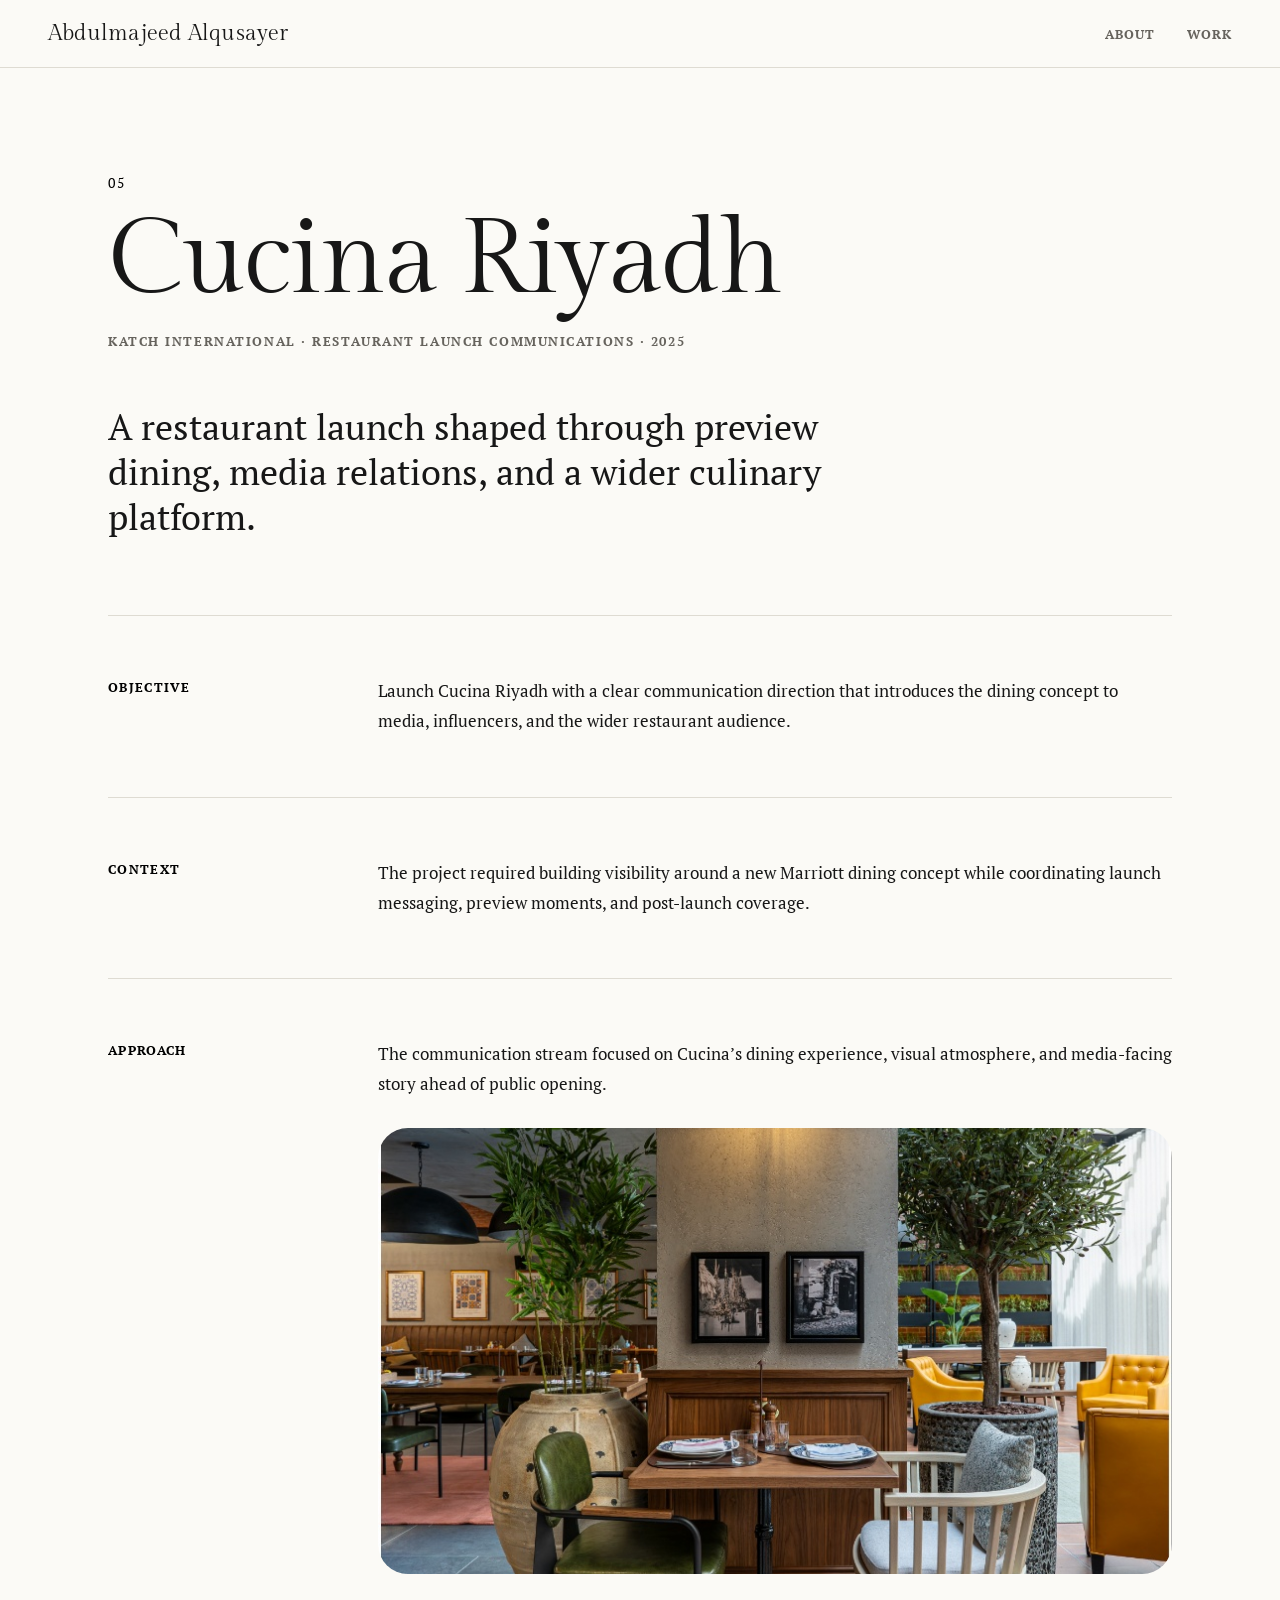
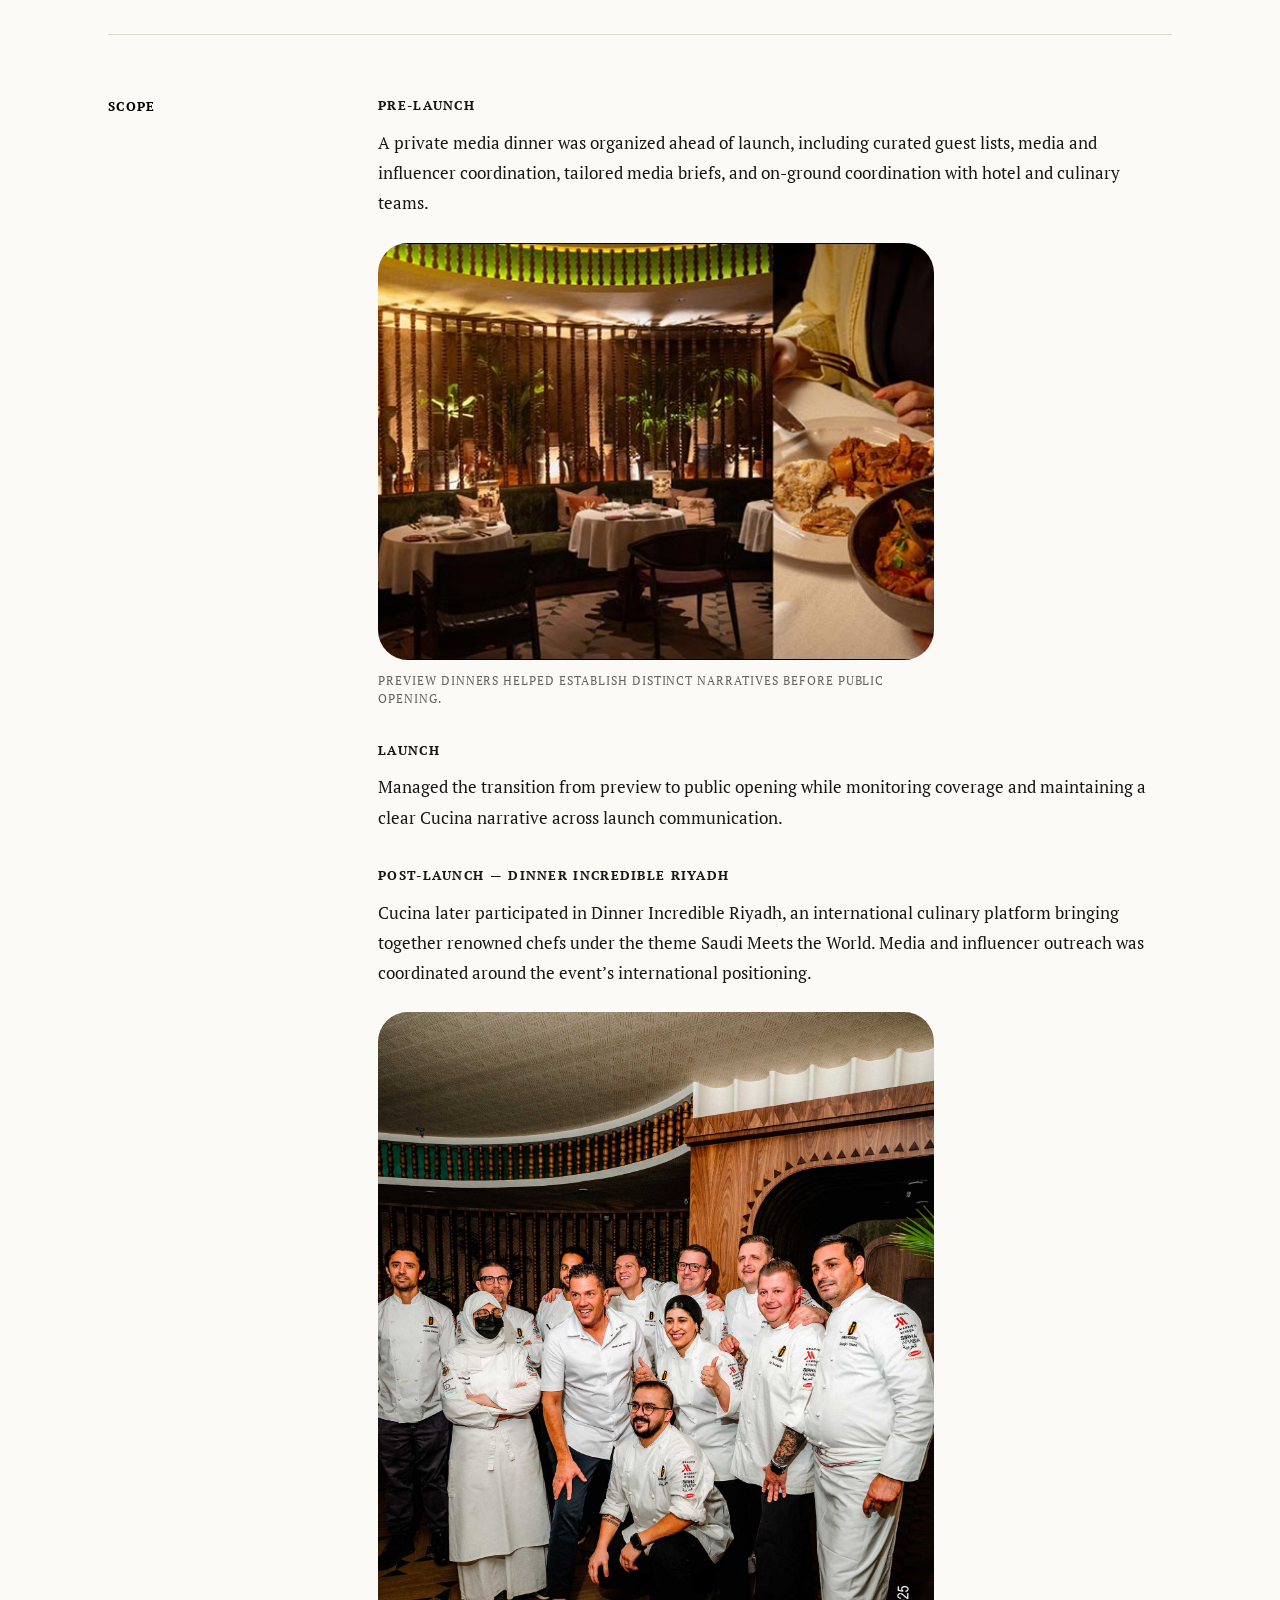
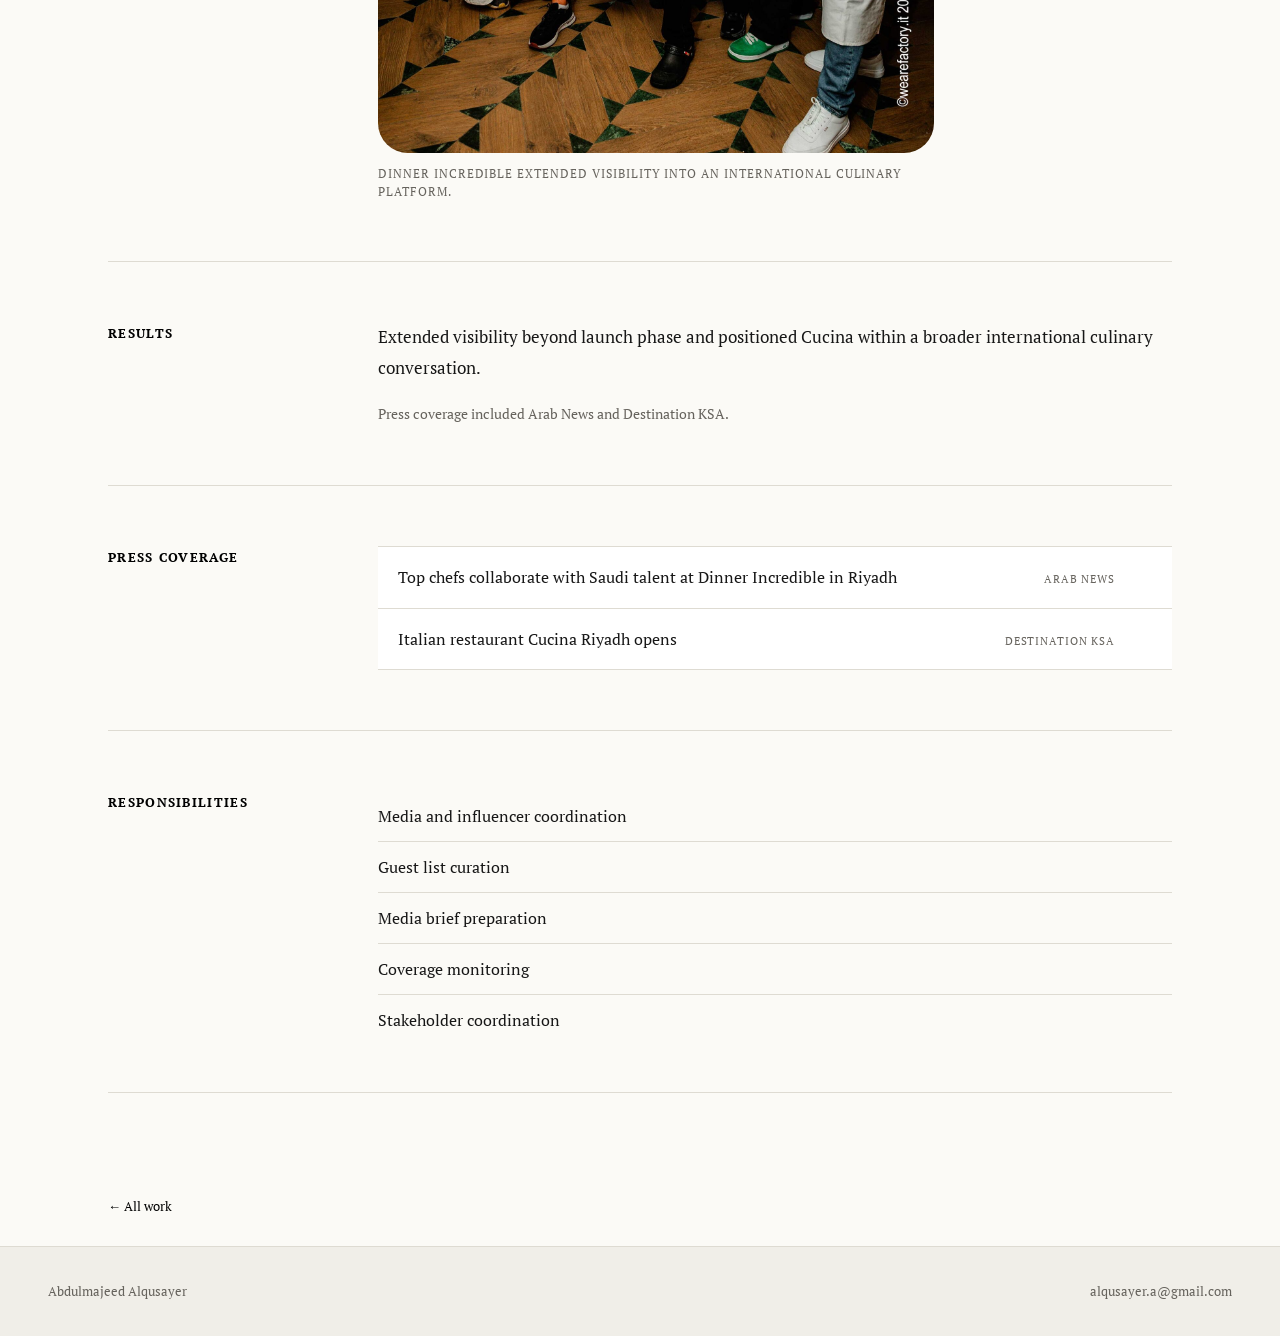
<file: project-05-cucina-nomas-riyadh.html>
<!DOCTYPE html>
<html lang="en">
<head>
  <meta charset="UTF-8">
  <meta name="viewport" content="width=device-width, initial-scale=1.0">
  <title>Cucina Riyadh &mdash; Abdulmajeed Alqusayer</title>
  <link rel="preconnect" href="https://fonts.googleapis.com">
  <link rel="preconnect" href="https://fonts.gstatic.com" crossorigin>
  <link href="https://fonts.googleapis.com/css2?family=Inter:wght@300;400;500&display=swap" rel="stylesheet">
  <link rel="stylesheet" href="style.css">
</head>
<body>

  <nav class="nav">
    <a href="index.html" class="nav-name">Abdulmajeed Alqusayer</a>
    <ul class="nav-links">
      <li><a href="index.html#about">About</a></li>
      <li><a href="index.html#work">Work</a></li>
    </ul>
  </nav>

  <div class="container">

    <header class="project-header">
      <p class="proj-index">05</p>
      <h1 class="proj-title">Cucina Riyadh</h1>
      <p class="proj-byline">Katch International &middot; Restaurant Launch Communications &middot; 2025</p>
      <p class="proj-lede">A restaurant launch shaped through preview dining, media relations, and a wider culinary platform.</p>
    </header>

    <div class="project-body">

      <div class="proj-section">
        <p class="proj-sec-label">Objective</p>
        <div class="proj-text">
          <p>Launch Cucina Riyadh with a clear communication direction that introduces the dining concept to media, influencers, and the wider restaurant audience.</p>
        </div>
      </div>

      <div class="proj-section">
        <p class="proj-sec-label">Context</p>
        <div class="proj-text">
          <p>The project required building visibility around a new Marriott dining concept while coordinating launch messaging, preview moments, and post-launch coverage.</p>
        </div>
      </div>

      <div class="proj-section">
        <p class="proj-sec-label">Approach</p>
        <div>
          <div class="proj-text">
            <p>The communication stream focused on Cucina&rsquo;s dining experience, visual atmosphere, and media-facing story ahead of public opening.</p>
          </div>
          <div class="project-media is-inline">
            <figure class="project-hero-image">
              <img src="Cucina%20interior.JPG" alt="Cucina Riyadh restaurant interior">
            </figure>
          </div>
        </div>
      </div>

      <div class="proj-section">
        <p class="proj-sec-label">Scope</p>
        <div>
          <div class="proj-subsection">
            <p class="proj-sublabel">Pre-Launch</p>
            <div class="proj-text">
              <p>A private media dinner was organized ahead of launch, including curated guest lists, media and influencer coordination, tailored media briefs, and on-ground coordination with hotel and culinary teams.</p>
            </div>
            <div class="project-image-grid is-single">
              <figure class="project-image-card">
                <img src="Dining%20experience%20image.JPG" alt="Dining experience at the restaurant launch">
                <figcaption class="image-caption">Preview dinners helped establish distinct narratives before public opening.</figcaption>
              </figure>
            </div>
          </div>
          <div class="proj-subsection">
            <p class="proj-sublabel">Launch</p>
            <div class="proj-text">
              <p>Managed the transition from preview to public opening while monitoring coverage and maintaining a clear Cucina narrative across launch communication.</p>
            </div>
          </div>
          <div class="proj-subsection">
            <p class="proj-sublabel">Post-Launch &mdash; Dinner Incredible Riyadh</p>
            <div class="proj-text">
              <p>Cucina later participated in Dinner Incredible Riyadh, an international culinary platform bringing together renowned chefs under the theme Saudi Meets the World. Media and influencer outreach was coordinated around the event&rsquo;s international positioning.</p>
            </div>
            <div class="project-image-grid is-single">
              <figure class="project-image-card is-portrait">
                <img src="Chef%20group%20image.JPG" alt="Chef group during Dinner Incredible Riyadh">
                <figcaption class="image-caption">Dinner Incredible extended visibility into an international culinary platform.</figcaption>
              </figure>
            </div>
          </div>
        </div>
      </div>

      <div class="proj-section">
        <p class="proj-sec-label">Results</p>
        <div>
          <div class="proj-text">
            <p>Extended visibility beyond launch phase and positioned Cucina within a broader international culinary conversation.</p>
          </div>
          <p class="coverage-note">Press coverage included Arab News and Destination KSA.</p>
        </div>
      </div>

      <div class="proj-section">
        <p class="proj-sec-label">Press Coverage</p>
        <ul class="coverage-list">
          <li>
            <a href="https://www.arabnews.com/node/2618298/lifestyle" target="_blank" rel="noopener">
              <span class="coverage-title">Top chefs collaborate with Saudi talent at Dinner Incredible in Riyadh</span>
              <span class="coverage-source">Arab News</span>
            </a>
          </li>
          <li>
            <a href="https://destinationksa.com/en/cucina-riyadh/" target="_blank" rel="noopener">
              <span class="coverage-title">Italian restaurant Cucina Riyadh opens</span>
              <span class="coverage-source">Destination KSA</span>
            </a>
          </li>
        </ul>
      </div>

      <div class="proj-section">
        <p class="proj-sec-label">Responsibilities</p>
        <ul class="proj-list">
          <li>Media and influencer coordination</li>
          <li>Guest list curation</li>
          <li>Media brief preparation</li>
          <li>Coverage monitoring</li>
          <li>Stakeholder coordination</li>
        </ul>
      </div>

    </div>

    <div class="back-nav">
      <a href="index.html" class="back-link">&larr; All work</a>
    </div>

  </div>

  <footer class="footer">
    <span>Abdulmajeed Alqusayer</span>
    <a href="mailto:alqusayer.a@gmail.com">alqusayer.a@gmail.com</a>
  </footer>

</body>
</html>
</file>
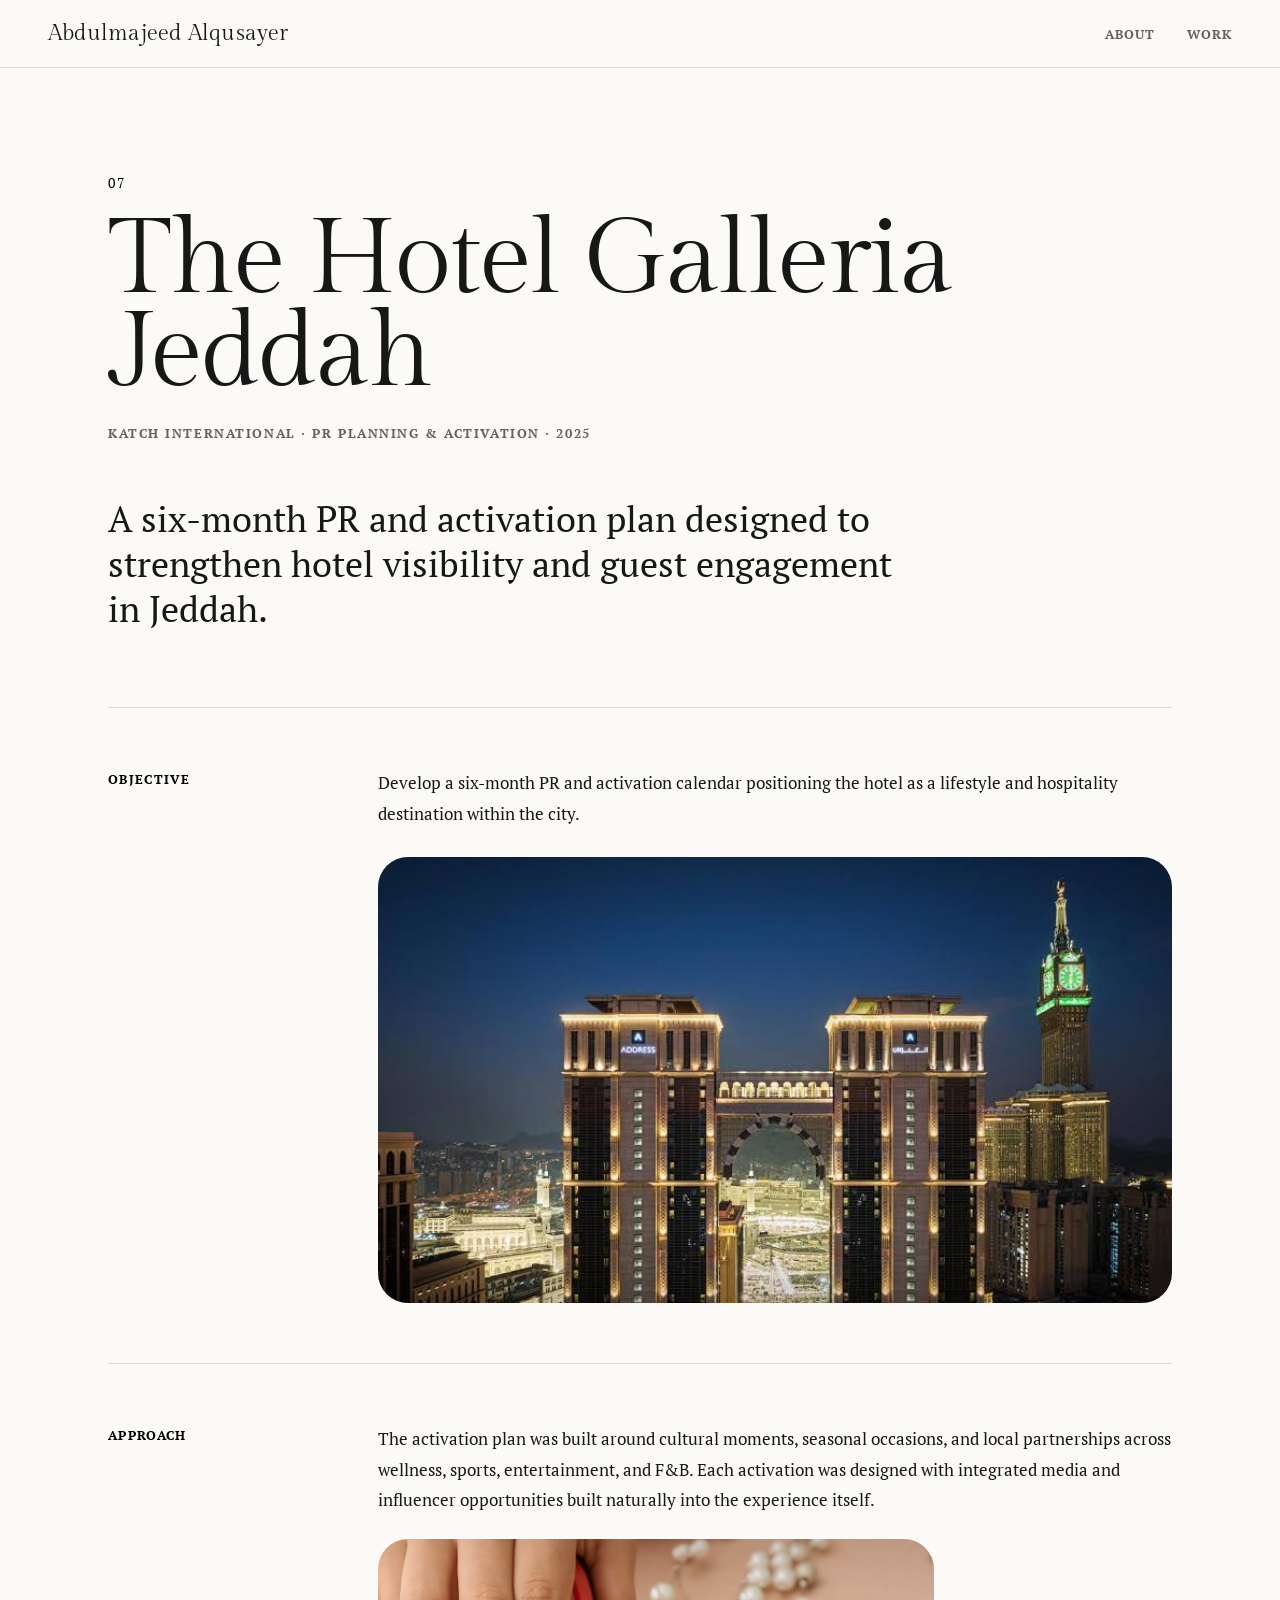
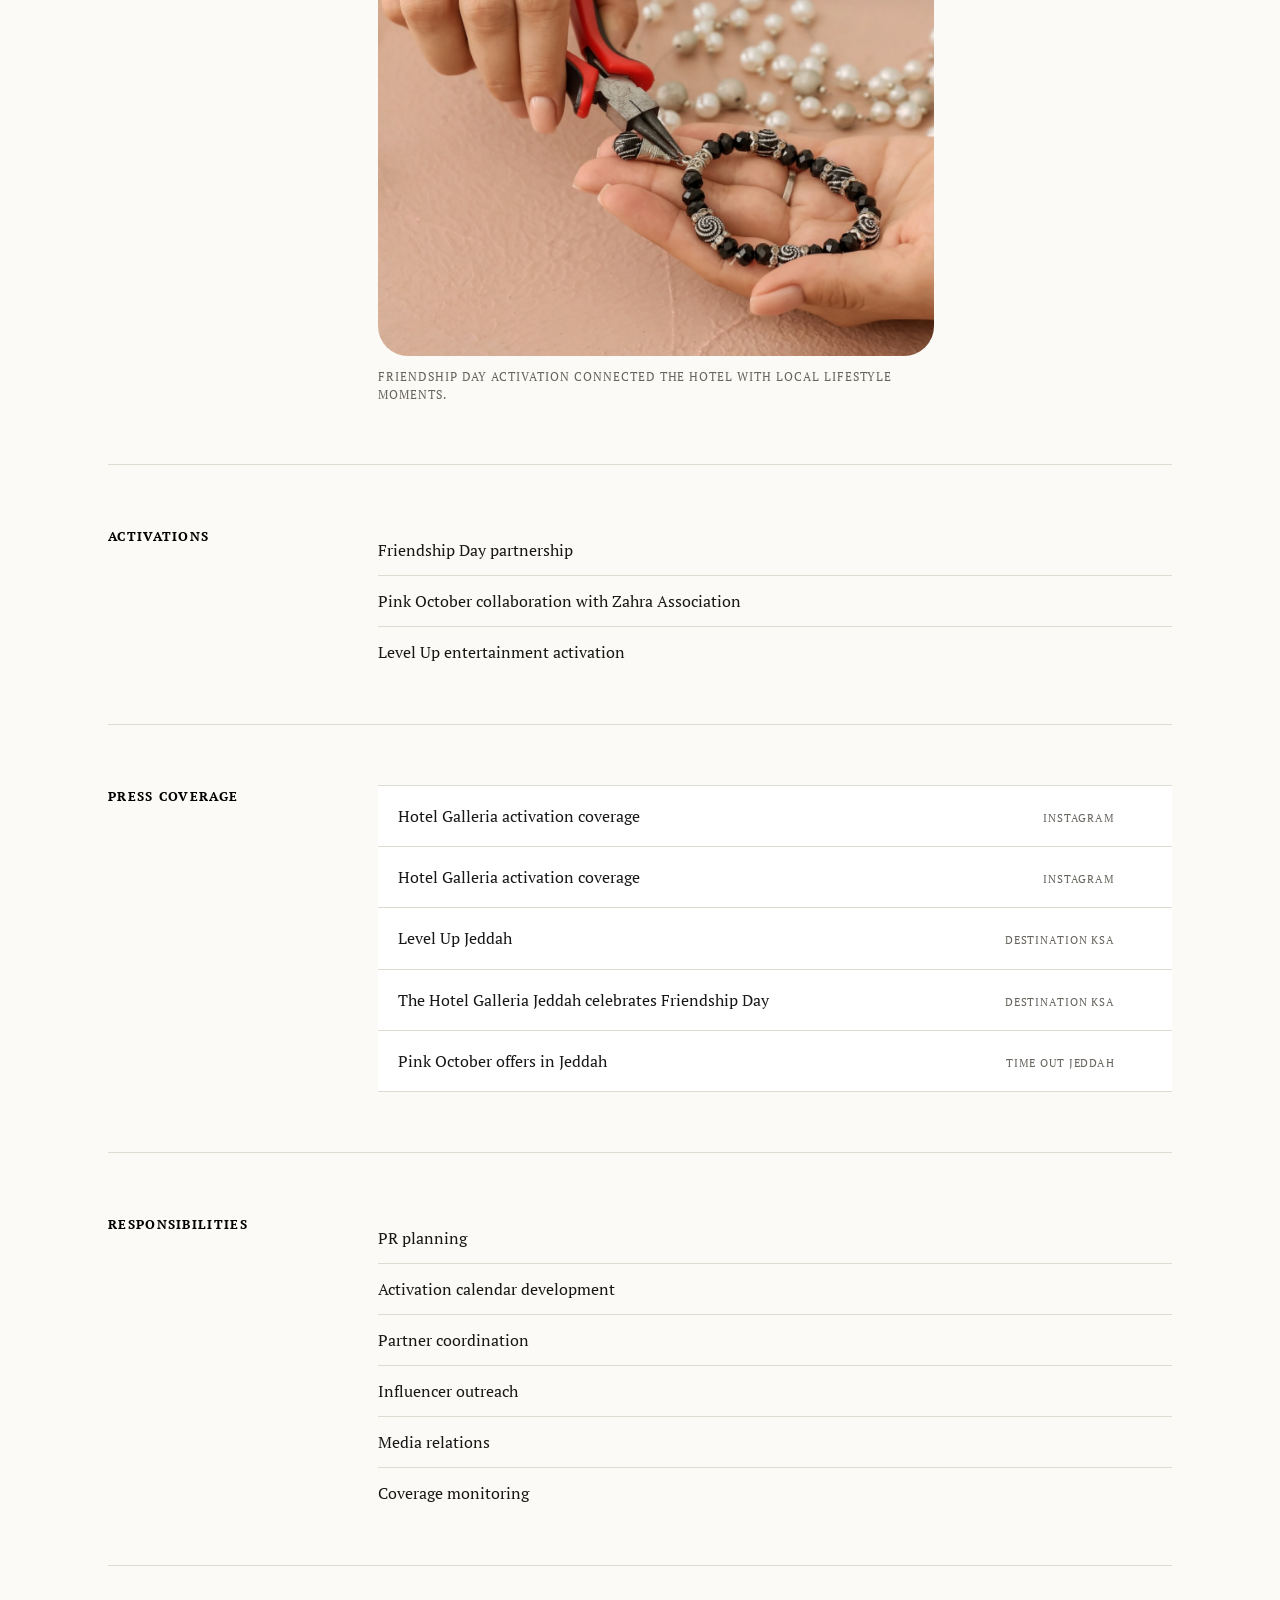
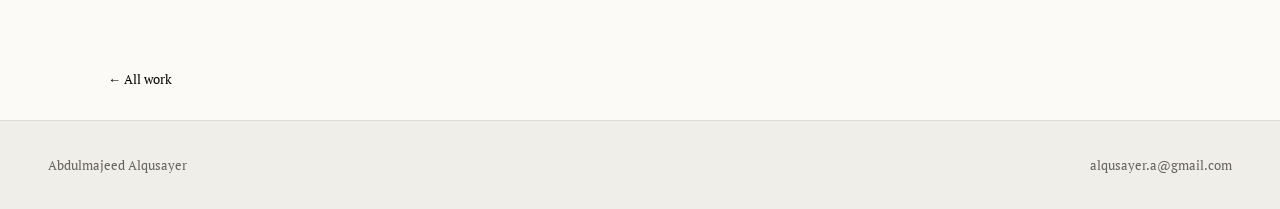
<file: project-06-hotel-galleria-jeddah.html>
<!DOCTYPE html>
<html lang="en">
<head>
  <meta charset="UTF-8">
  <meta name="viewport" content="width=device-width, initial-scale=1.0">
  <title>The Hotel Galleria Jeddah &mdash; Abdulmajeed Alqusayer</title>
  <link rel="preconnect" href="https://fonts.googleapis.com">
  <link rel="preconnect" href="https://fonts.gstatic.com" crossorigin>
  <link href="https://fonts.googleapis.com/css2?family=Inter:wght@300;400;500&display=swap" rel="stylesheet">
  <link rel="stylesheet" href="style.css">
</head>
<body>

  <nav class="nav">
    <a href="index.html" class="nav-name">Abdulmajeed Alqusayer</a>
    <ul class="nav-links">
      <li><a href="index.html#about">About</a></li>
      <li><a href="index.html#work">Work</a></li>
    </ul>
  </nav>

  <div class="container">

    <header class="project-header">
      <p class="proj-index">07</p>
      <h1 class="proj-title">The Hotel Galleria Jeddah</h1>
      <p class="proj-byline">Katch International &middot; PR Planning &amp; Activation &middot; 2025</p>
      <p class="proj-lede">A six-month PR and activation plan designed to strengthen hotel visibility and guest engagement in Jeddah.</p>
    </header>

    <div class="project-body">

      <div class="proj-section">
        <p class="proj-sec-label">Objective</p>
        <div>
          <div class="proj-text">
            <p>Develop a six-month PR and activation calendar positioning the hotel as a lifestyle and hospitality destination within the city.</p>
          </div>
          <div class="project-media is-inline">
            <figure class="project-hero-image">
              <img src="hotel%20exterior.JPG" alt="The Hotel Galleria Jeddah exterior">
            </figure>
          </div>
        </div>
      </div>

      <div class="proj-section">
        <p class="proj-sec-label">Approach</p>
        <div>
          <div class="proj-text">
            <p>The activation plan was built around cultural moments, seasonal occasions, and local partnerships across wellness, sports, entertainment, and F&amp;B. Each activation was designed with integrated media and influencer opportunities built naturally into the experience itself.</p>
          </div>
          <div class="project-image-grid is-single">
            <figure class="project-image-card">
              <img src="FriendshipDay_SM_POST_ARB01-.jpg" alt="Friendship Day activation visual">
              <figcaption class="image-caption">Friendship Day activation connected the hotel with local lifestyle moments.</figcaption>
            </figure>
          </div>
        </div>
      </div>

      <div class="proj-section">
        <p class="proj-sec-label">Activations</p>
        <ul class="proj-list">
          <li>Friendship Day partnership</li>
          <li>Pink October collaboration with Zahra Association</li>
          <li>Level Up entertainment activation</li>
        </ul>
      </div>

      <div class="proj-section">
        <p class="proj-sec-label">Press Coverage</p>
        <ul class="coverage-list">
          <li>
            <a href="https://www.instagram.com/p/DOJ7wF7DXjm/" target="_blank" rel="noopener">
              <span class="coverage-title">Hotel Galleria activation coverage</span>
              <span class="coverage-source">Instagram</span>
            </a>
          </li>
          <li>
            <a href="https://www.instagram.com/p/DM1F2-EN_lG/" target="_blank" rel="noopener">
              <span class="coverage-title">Hotel Galleria activation coverage</span>
              <span class="coverage-source">Instagram</span>
            </a>
          </li>
          <li>
            <a href="https://destinationksa.com/en/level-up-jeddah/" target="_blank" rel="noopener">
              <span class="coverage-title">Level Up Jeddah</span>
              <span class="coverage-source">Destination KSA</span>
            </a>
          </li>
          <li>
            <a href="https://destinationksa.com/en/the-hotel-galleria-jeddah-friendship-day/" target="_blank" rel="noopener">
              <span class="coverage-title">The Hotel Galleria Jeddah celebrates Friendship Day</span>
              <span class="coverage-source">Destination KSA</span>
            </a>
          </li>
          <li>
            <a href="https://www.timeoutjeddah.com/shopping/pink-october-offers-in-jeddah" target="_blank" rel="noopener">
              <span class="coverage-title">Pink October offers in Jeddah</span>
              <span class="coverage-source">Time Out Jeddah</span>
            </a>
          </li>
        </ul>
      </div>

      <div class="proj-section">
        <p class="proj-sec-label">Responsibilities</p>
        <ul class="proj-list">
          <li>PR planning</li>
          <li>Activation calendar development</li>
          <li>Partner coordination</li>
          <li>Influencer outreach</li>
          <li>Media relations</li>
          <li>Coverage monitoring</li>
        </ul>
      </div>

    </div>

    <div class="back-nav">
      <a href="index.html" class="back-link">&larr; All work</a>
    </div>

  </div>

  <footer class="footer">
    <span>Abdulmajeed Alqusayer</span>
    <a href="mailto:alqusayer.a@gmail.com">alqusayer.a@gmail.com</a>
  </footer>

</body>
</html>
</file>
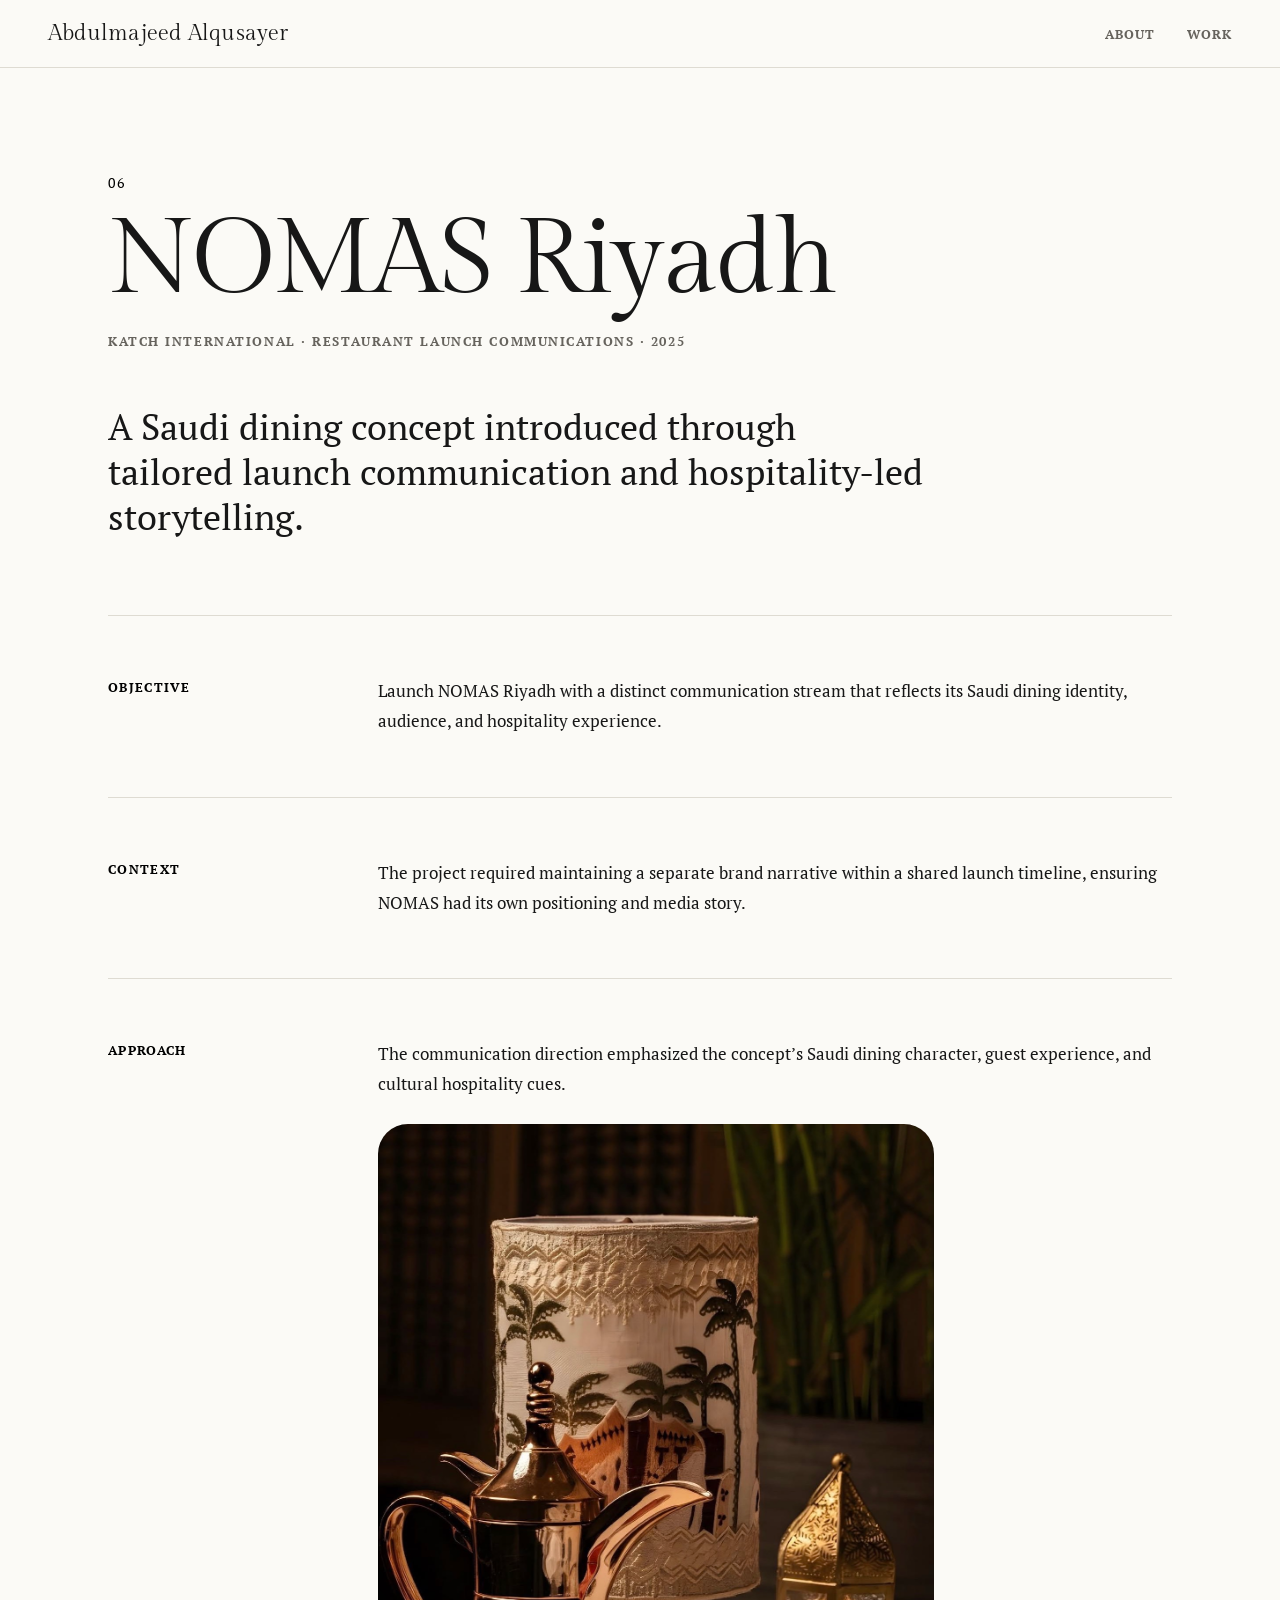
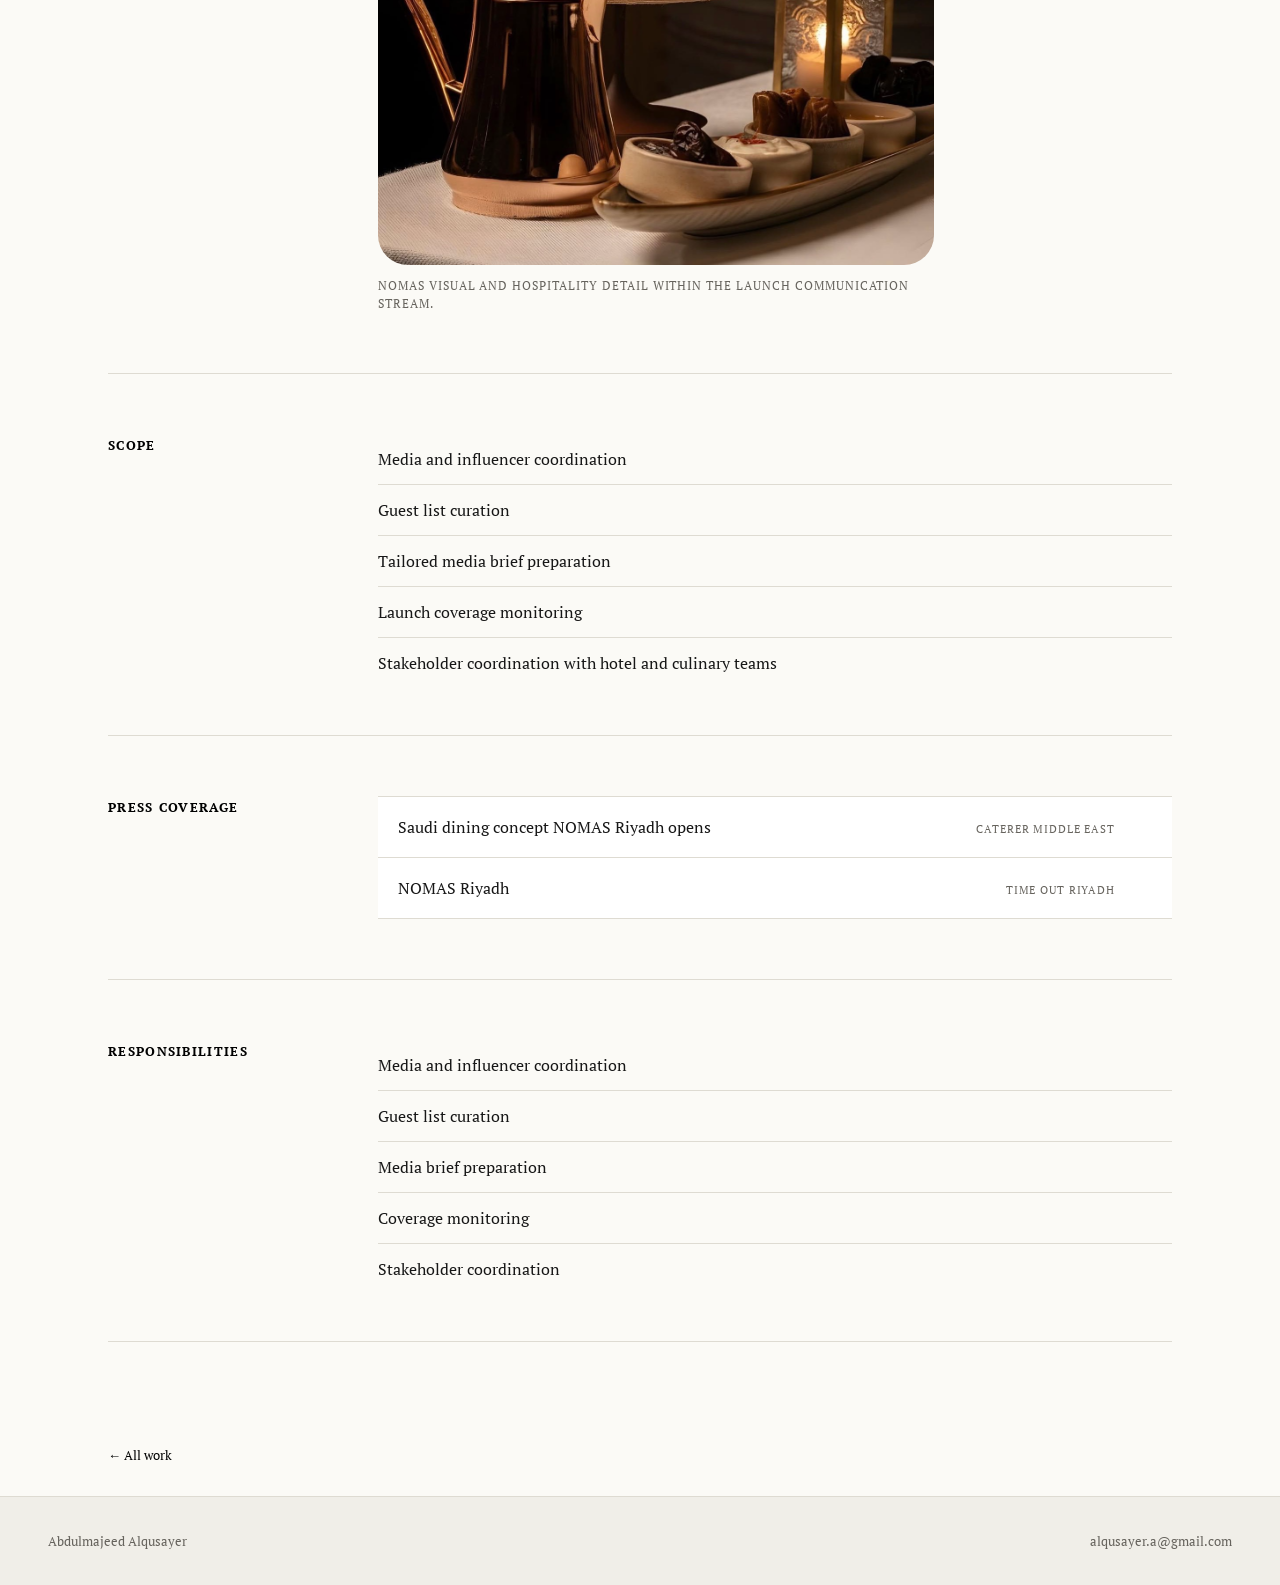
<file: project-06-nomas-riyadh.html>
<!DOCTYPE html>
<html lang="en">
<head>
  <meta charset="UTF-8">
  <meta name="viewport" content="width=device-width, initial-scale=1.0">
  <title>NOMAS Riyadh &mdash; Abdulmajeed Alqusayer</title>
  <link rel="preconnect" href="https://fonts.googleapis.com">
  <link rel="preconnect" href="https://fonts.gstatic.com" crossorigin>
  <link href="https://fonts.googleapis.com/css2?family=Inter:wght@300;400;500&display=swap" rel="stylesheet">
  <link rel="stylesheet" href="style.css">
</head>
<body>

  <nav class="nav">
    <a href="index.html" class="nav-name">Abdulmajeed Alqusayer</a>
    <ul class="nav-links">
      <li><a href="index.html#about">About</a></li>
      <li><a href="index.html#work">Work</a></li>
    </ul>
  </nav>

  <div class="container">

    <header class="project-header">
      <p class="proj-index">06</p>
      <h1 class="proj-title">NOMAS Riyadh</h1>
      <p class="proj-byline">Katch International &middot; Restaurant Launch Communications &middot; 2025</p>
      <p class="proj-lede">A Saudi dining concept introduced through tailored launch communication and hospitality-led storytelling.</p>
    </header>

    <div class="project-body">

      <div class="proj-section">
        <p class="proj-sec-label">Objective</p>
        <div class="proj-text">
          <p>Launch NOMAS Riyadh with a distinct communication stream that reflects its Saudi dining identity, audience, and hospitality experience.</p>
        </div>
      </div>

      <div class="proj-section">
        <p class="proj-sec-label">Context</p>
        <div class="proj-text">
          <p>The project required maintaining a separate brand narrative within a shared launch timeline, ensuring NOMAS had its own positioning and media story.</p>
        </div>
      </div>

      <div class="proj-section">
        <p class="proj-sec-label">Approach</p>
        <div>
          <div class="proj-text">
            <p>The communication direction emphasized the concept&rsquo;s Saudi dining character, guest experience, and cultural hospitality cues.</p>
          </div>
          <div class="project-image-grid is-single">
            <figure class="project-image-card is-portrait">
              <img src="Arabic%20coffee%20image.jpg" alt="NOMAS Riyadh Arabic coffee detail">
              <figcaption class="image-caption">NOMAS visual and hospitality detail within the launch communication stream.</figcaption>
            </figure>
          </div>
        </div>
      </div>

      <div class="proj-section">
        <p class="proj-sec-label">Scope</p>
        <ul class="proj-list">
          <li>Media and influencer coordination</li>
          <li>Guest list curation</li>
          <li>Tailored media brief preparation</li>
          <li>Launch coverage monitoring</li>
          <li>Stakeholder coordination with hotel and culinary teams</li>
        </ul>
      </div>

      <div class="proj-section">
        <p class="proj-sec-label">Press Coverage</p>
        <ul class="coverage-list">
          <li>
            <a href="https://www.caterermiddleeast.com/saudi-arabia/saudi-dining-nomas-riyadh" target="_blank" rel="noopener">
              <span class="coverage-title">Saudi dining concept NOMAS Riyadh opens</span>
              <span class="coverage-source">Caterer Middle East</span>
            </a>
          </li>
          <li>
            <a href="https://www.timeoutriyadh.com/restaurants/nomas" target="_blank" rel="noopener">
              <span class="coverage-title">NOMAS Riyadh</span>
              <span class="coverage-source">Time Out Riyadh</span>
            </a>
          </li>
        </ul>
      </div>

      <div class="proj-section">
        <p class="proj-sec-label">Responsibilities</p>
        <ul class="proj-list">
          <li>Media and influencer coordination</li>
          <li>Guest list curation</li>
          <li>Media brief preparation</li>
          <li>Coverage monitoring</li>
          <li>Stakeholder coordination</li>
        </ul>
      </div>

    </div>

    <div class="back-nav">
      <a href="index.html" class="back-link">&larr; All work</a>
    </div>

  </div>

  <footer class="footer">
    <span>Abdulmajeed Alqusayer</span>
    <a href="mailto:alqusayer.a@gmail.com">alqusayer.a@gmail.com</a>
  </footer>

</body>
</html>
</file>
<file: style.css>
@import url('https://fonts.googleapis.com/css2?family=Gilda+Display&family=PT+Serif:wght@400;700&display=swap');

/* ---- Variables ---- */
:root {
  --bg: #fbfaf6;
  --surface: #ffffff;
  --surface-2: #f0eee8;
  --ink: #000000;
  --text: #171717;
  --muted: #66635d;
  --soft: #a7a39b;
  --border: #dedbd2;
  --accent: #000000;
  --accent-2: #171717;
  --shadow: none;
  --max: 1160px;
  --pad: 48px;
}

/* ---- Reset ---- */
*, *::before, *::after {
  box-sizing: border-box;
  margin: 0;
  padding: 0;
}

html { scroll-behavior: smooth; }

body {
  background-color: var(--bg);
  color: var(--text);
  font-family: 'PT Serif', Georgia, serif;
  font-size: 16px;
  line-height: 1.6;
  -webkit-font-smoothing: antialiased;
  text-rendering: optimizeLegibility;
}

a { color: inherit; text-decoration: none; }

a:focus-visible {
  outline: 1px solid var(--accent);
  outline-offset: 4px;
}

/* ---- Nav ---- */
.nav {
  position: sticky;
  top: 0;
  background: rgba(251, 250, 246, 0.92);
  backdrop-filter: blur(18px);
  border-bottom: 1px solid var(--border);
  display: flex;
  justify-content: space-between;
  align-items: center;
  height: 68px;
  padding: 0 var(--pad);
  z-index: 100;
}

.nav-name {
  font-family: 'Gilda Display', Georgia, serif;
  font-size: 22px;
  font-weight: 400;
  letter-spacing: 0.01em;
}

.nav-links {
  list-style: none;
  display: flex;
  gap: 32px;
}

.nav-links a {
  font-size: 13px;
  font-weight: 700;
  letter-spacing: 0.08em;
  text-transform: uppercase;
  color: var(--muted);
  transition: color 0.18s ease;
}

.nav-links a:hover { color: var(--accent); }

/* ---- Container ---- */
.container {
  max-width: var(--max);
  margin: 0 auto;
  padding: 0 var(--pad);
}

/* ---- Footer ---- */
.footer {
  border-top: 1px solid var(--border);
  padding: 34px var(--pad);
  display: flex;
  justify-content: space-between;
  align-items: center;
  font-size: 13px;
  color: var(--muted);
  background: var(--surface-2);
}

.footer a { transition: color 0.18s ease; }
.footer a:hover { color: var(--accent); }

.footer-contact {
  display: flex;
  gap: 20px;
  align-items: center;
}

.footer-sep { opacity: 0.4; }

/* ---- Section label (reused across pages) ---- */
.section-label {
  font-size: 13px;
  font-weight: 700;
  letter-spacing: 0.1em;
  text-transform: uppercase;
  color: var(--accent);
  margin-bottom: 40px;
}

/* ==============================
   INDEX PAGE
   ============================== */

.hero {
  padding: 116px 0 88px;
  border-bottom: 1px solid var(--border);
}

.hero-name {
  max-width: 940px;
  font-family: 'Gilda Display', Georgia, serif;
  font-size: clamp(62px, 10vw, 144px);
  font-weight: 400;
  letter-spacing: -0.02em;
  line-height: 0.86;
  margin-bottom: 26px;
}

.hero-subtitle {
  font-size: 15px;
  font-weight: 700;
  letter-spacing: 0.08em;
  text-transform: uppercase;
  color: var(--muted);
}

/* Work section */
#work { padding-top: 72px; }

.project-list { list-style: none; }

.project-item a {
  display: grid;
  grid-template-columns: 48px 136px 1fr auto;
  align-items: center;
  gap: 0 24px;
  padding: 28px 0;
  border-bottom: 1px solid var(--border);
  transition: background-color 0.18s ease, color 0.18s ease, transform 0.18s ease;
}

.project-item:first-child a {
  border-top: 1px solid var(--border);
}

.project-item a:hover {
  background: transparent;
  color: var(--accent);
  transform: translateX(10px);
}

.project-num {
  font-size: 12px;
  color: var(--soft);
  letter-spacing: 0.1em;
}

.project-thumb {
  display: block;
  width: 136px;
  aspect-ratio: 4 / 3;
  overflow: hidden;
  background: var(--border);
  border-radius: 24px;
}

.project-thumb img {
  display: block;
  width: 100%;
  height: 100%;
  object-fit: cover;
  transform: scale(1.01);
  transition: transform 0.35s ease;
}

.project-item a:hover .project-thumb img {
  transform: scale(1.08);
}

.project-name {
  font-family: 'Gilda Display', Georgia, serif;
  font-size: 34px;
  font-weight: 400;
  letter-spacing: 0;
  line-height: 1;
}

.project-meta-right {
  font-size: 12px;
  font-weight: 700;
  color: var(--muted);
  letter-spacing: 0.08em;
  text-transform: uppercase;
  white-space: nowrap;
}

/* About section */
#about {
  padding: 96px 0 112px;
  max-width: 700px;
}

.about-location {
  font-family: 'Gilda Display', Georgia, serif;
  font-size: 42px;
  font-weight: 400;
  line-height: 1.1;
  margin-bottom: 36px;
}

.about-para {
  font-size: 16px;
  line-height: 1.85;
  margin-bottom: 20px;
}

.about-edu {
  margin-top: 44px;
  padding-top: 36px;
  border-top: 1px solid var(--border);
}

.about-edu p {
  font-size: 14px;
  color: var(--muted);
  line-height: 1.75;
}

/* ==============================
   PROJECT PAGES
   ============================== */

.project-header {
  padding: 104px 0 76px;
  border-bottom: 1px solid var(--border);
}

.proj-index {
  font-size: 14px;
  color: var(--accent);
  letter-spacing: 0.16em;
  margin-bottom: 20px;
}

.proj-title {
  max-width: 900px;
  font-family: 'Gilda Display', Georgia, serif;
  font-size: clamp(58px, 8.2vw, 124px);
  font-weight: 400;
  letter-spacing: -0.02em;
  line-height: 0.88;
  margin-bottom: 24px;
}

.proj-byline {
  font-size: 13px;
  font-weight: 700;
  color: var(--muted);
  letter-spacing: 0.12em;
  text-transform: uppercase;
  margin-bottom: 52px;
}

.proj-lede {
  font-family: 'PT Serif', Georgia, serif;
  font-size: clamp(24px, 2.8vw, 36px);
  line-height: 1.26;
  font-weight: 400;
  max-width: 820px;
  color: var(--text);
}

/* Project imagery */
.project-media {
  padding: 48px 0 12px;
}

.project-media.is-inline {
  padding: 28px 0 0;
}

.project-hero-image,
.project-image-card {
  margin: 0;
}

.project-hero-image img,
.project-image-card img {
  display: block;
  width: 100%;
  height: auto;
  object-fit: cover;
  background: var(--border);
  border-radius: 30px;
  box-shadow: var(--shadow);
}

.project-hero-image img {
  aspect-ratio: 16 / 9;
}

.project-image-grid {
  display: grid;
  grid-template-columns: repeat(2, minmax(0, 1fr));
  gap: 24px;
  margin-top: 24px;
}

.project-image-grid.is-single {
  grid-template-columns: minmax(0, 0.7fr);
}

.project-image-grid.is-three {
  grid-template-columns: repeat(3, minmax(0, 1fr));
}

.project-image-card img {
  aspect-ratio: 4 / 3;
}

.project-image-card.is-portrait img {
  aspect-ratio: 3 / 4;
}

.project-image-card.is-square img {
  aspect-ratio: 1;
}

.image-caption {
  margin-top: 12px;
  font-size: 12px;
  line-height: 1.5;
  letter-spacing: 0.08em;
  text-transform: uppercase;
  color: var(--muted);
}

/* Sections */
.project-body { padding-bottom: 48px; }

.proj-section {
  display: grid;
  grid-template-columns: 190px 1fr;
  gap: 0 80px;
  padding: 60px 0;
  border-bottom: 1px solid var(--border);
}

.proj-sec-label {
  font-size: 13px;
  font-weight: 700;
  letter-spacing: 0.1em;
  text-transform: uppercase;
  color: var(--accent);
  padding-top: 5px;
  line-height: 1;
}

.proj-kicker {
  font-family: 'Gilda Display', Georgia, serif;
  font-size: 46px;
  font-weight: 400;
  letter-spacing: 0;
  margin-bottom: 20px;
  line-height: 1.05;
}

.proj-text {
  font-size: 17px;
  line-height: 1.78;
}

.proj-text p + p { margin-top: 16px; }

.proj-list { list-style: none; }

.proj-list li {
  font-size: 16px;
  padding: 13px 0;
  border-bottom: 1px solid var(--border);
  line-height: 1.5;
}

.proj-list li:last-child {
  border-bottom: none;
  padding-bottom: 0;
}

/* Stats block */
.proj-stats {
  display: grid;
  grid-template-columns: repeat(2, 1fr);
  gap: 0;
  border: 1px solid var(--ink);
  background: var(--ink);
  margin-bottom: 24px;
  box-shadow: none;
}

.stat-item {
  padding: 20px 24px;
  border-right: 1px solid rgba(255, 255, 255, 0.22);
  border-bottom: 1px solid rgba(255, 255, 255, 0.22);
}

.stat-item:nth-child(2n) { border-right: none; }
.stat-item:nth-last-child(-n+2) { border-bottom: none; }

.stat-value {
  display: block;
  font-family: 'Gilda Display', Georgia, serif;
  font-size: 44px;
  font-weight: 500;
  letter-spacing: 0;
  margin-bottom: 4px;
  color: #ffffff;
}

.stat-label {
  display: block;
  font-size: 12px;
  color: rgba(255, 255, 255, 0.72);
}

/* Sub-sections within a section */
.proj-subsection + .proj-subsection { margin-top: 32px; }

.proj-sublabel {
  font-size: 13px;
  font-weight: 700;
  letter-spacing: 0.1em;
  text-transform: uppercase;
  color: var(--accent-2);
  margin-bottom: 12px;
}

/* Benchmark items (Project 02) */
.proj-benchmark {
  padding: 22px 24px;
  border-left: 3px solid var(--accent);
  background: var(--surface);
  margin-bottom: 20px;
}

.proj-benchmark:last-child { margin-bottom: 0; }

.proj-benchmark-name {
  font-family: 'Gilda Display', Georgia, serif;
  font-size: 28px;
  font-weight: 500;
  margin-bottom: 5px;
}

.proj-benchmark-body {
  font-size: 15px;
  line-height: 1.72;
}

/* Coverage note */
.coverage-note {
  font-size: 14px;
  color: var(--muted);
  margin-top: 20px;
}

.coverage-list {
  list-style: none;
  border-top: 1px solid var(--border);
  background: var(--surface);
}

.coverage-list li {
  border-bottom: 1px solid var(--border);
}

.coverage-list a {
  display: grid;
  grid-template-columns: 1fr auto auto;
  gap: 24px;
  align-items: baseline;
  padding: 18px 20px;
  transition: background-color 0.18s ease, color 0.18s ease;
}

.coverage-list a:hover {
  background: var(--ink);
  color: #ffffff;
}

.coverage-list a::after {
  content: "↗";
  font-size: 15px;
  opacity: 0;
  transition: opacity 0.18s ease, transform 0.18s ease;
}

.coverage-list a:hover::after {
  opacity: 1;
  transform: translate(2px, -2px);
}

.coverage-list a:hover .coverage-source {
  color: rgba(255, 255, 255, 0.72);
}

.coverage-title {
  font-size: 16px;
  line-height: 1.45;
}

.coverage-source {
  font-size: 11px;
  color: var(--muted);
  letter-spacing: 0.08em;
  text-transform: uppercase;
  white-space: nowrap;
}

/* Back nav */
.back-nav { padding: 52px 0 28px; }

.back-link {
  font-size: 13px;
  font-weight: 500;
  color: var(--accent);
  display: inline-flex;
  align-items: center;
  gap: 8px;
  transition: color 0.18s ease, transform 0.18s ease;
}

.back-link:hover {
  color: var(--accent-2);
  transform: translateX(-4px);
}

/* ---- Responsive ---- */
@media (max-width: 760px) {
  :root { --pad: 24px; }

  .nav {
    height: 62px;
  }

  .nav-name {
    font-size: 18px;
  }

  .nav-links {
    gap: 18px;
  }

  .hero {
    padding: 72px 0 58px;
  }

  .proj-section {
    grid-template-columns: 1fr;
    gap: 14px 0;
    padding: 40px 0;
  }

  .proj-sec-label { padding-top: 0; }

  .project-item a {
    grid-template-columns: 28px 70px 1fr;
    gap: 0 12px;
    padding: 18px 0;
  }

  .project-thumb {
    width: 70px;
    border-radius: 14px;
  }

  .project-name {
    font-size: 24px;
  }

  .project-meta-right { display: none; }

  .about-location {
    font-size: 32px;
  }

  .project-header {
    padding: 66px 0 52px;
  }

  .proj-title {
    font-size: clamp(44px, 14vw, 68px);
  }

  .proj-lede {
    font-size: 24px;
  }

  .footer {
    flex-direction: column;
    align-items: flex-start;
    gap: 12px;
  }

  .proj-stats { grid-template-columns: 1fr 1fr; }

  .project-media {
    padding-top: 32px;
  }

  .project-image-grid {
    grid-template-columns: 1fr;
    gap: 20px;
  }

  .project-image-grid.is-single {
    grid-template-columns: 1fr;
  }

  .project-image-grid.is-three {
    grid-template-columns: 1fr;
  }

  .coverage-list a {
    grid-template-columns: 1fr auto;
    gap: 6px;
    padding: 16px 14px;
  }

  .footer-contact {
    flex-wrap: wrap;
    gap: 10px;
  }
}
</file>
